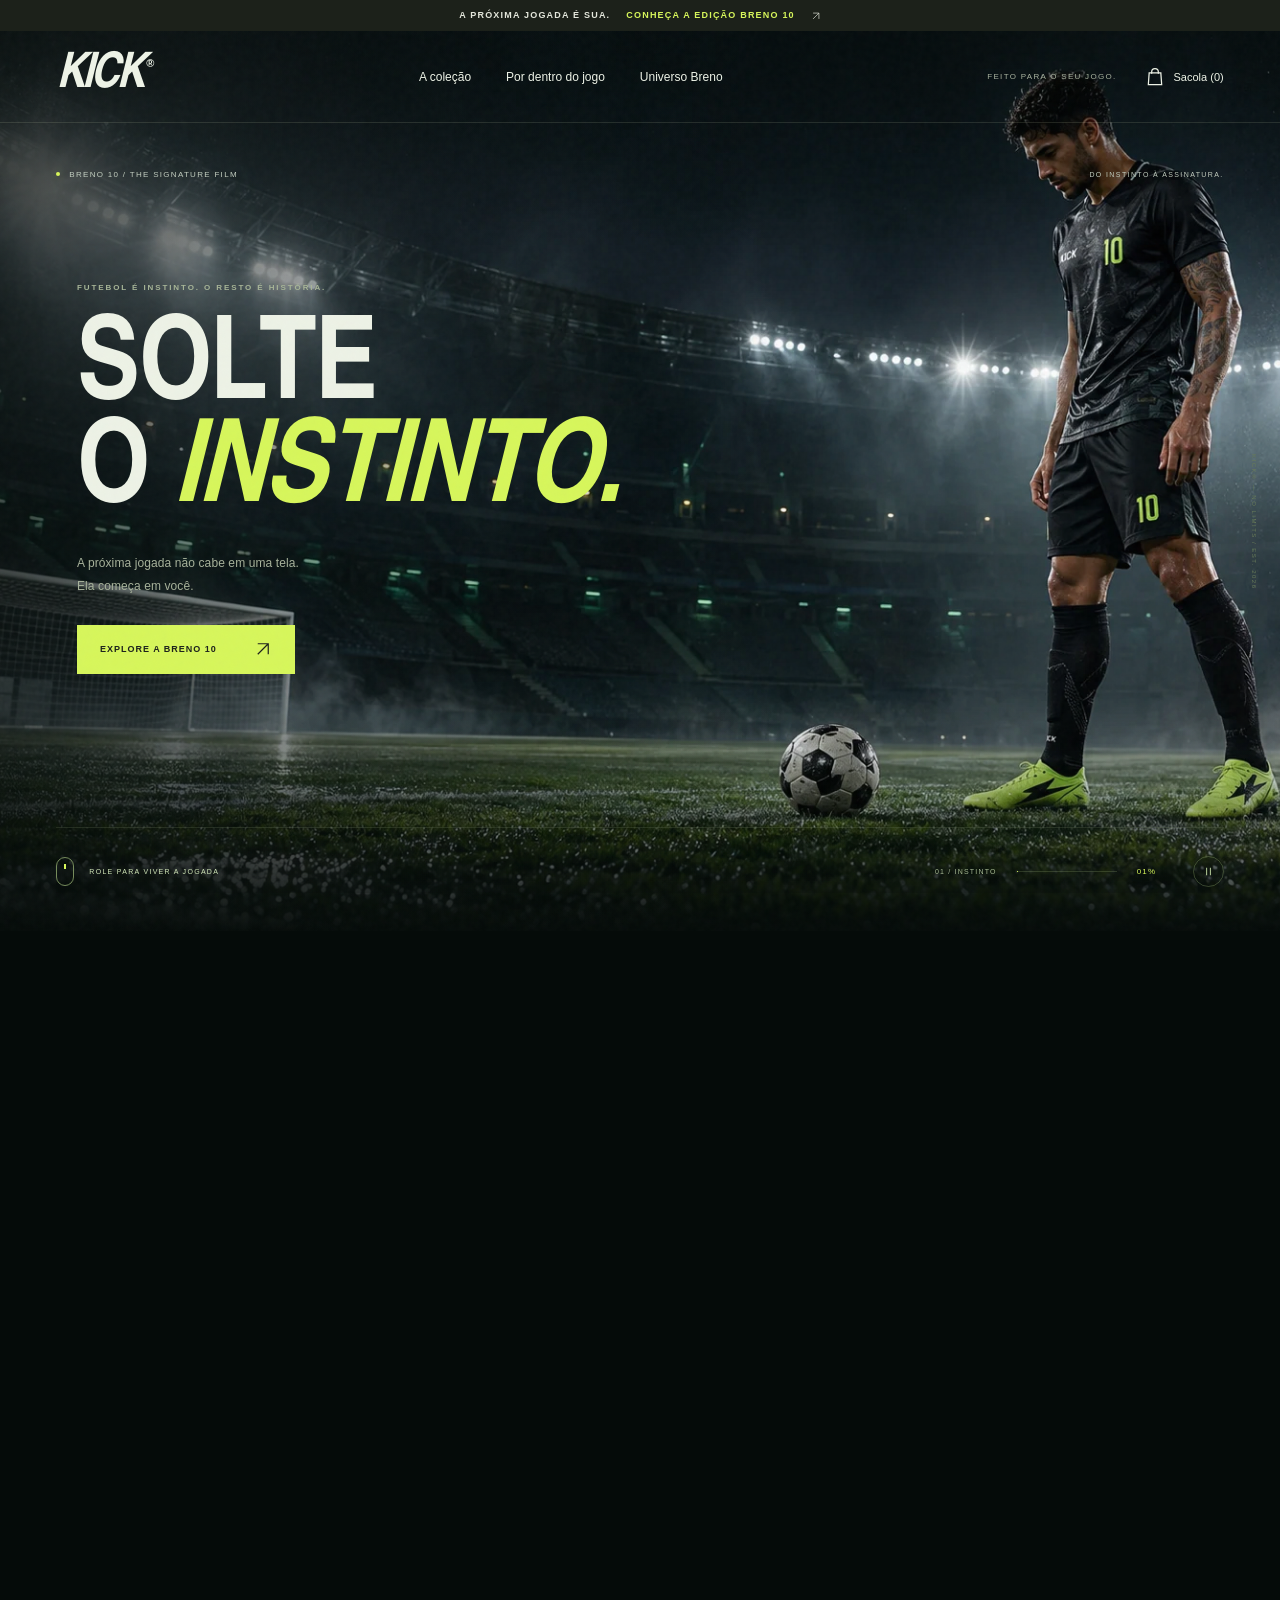
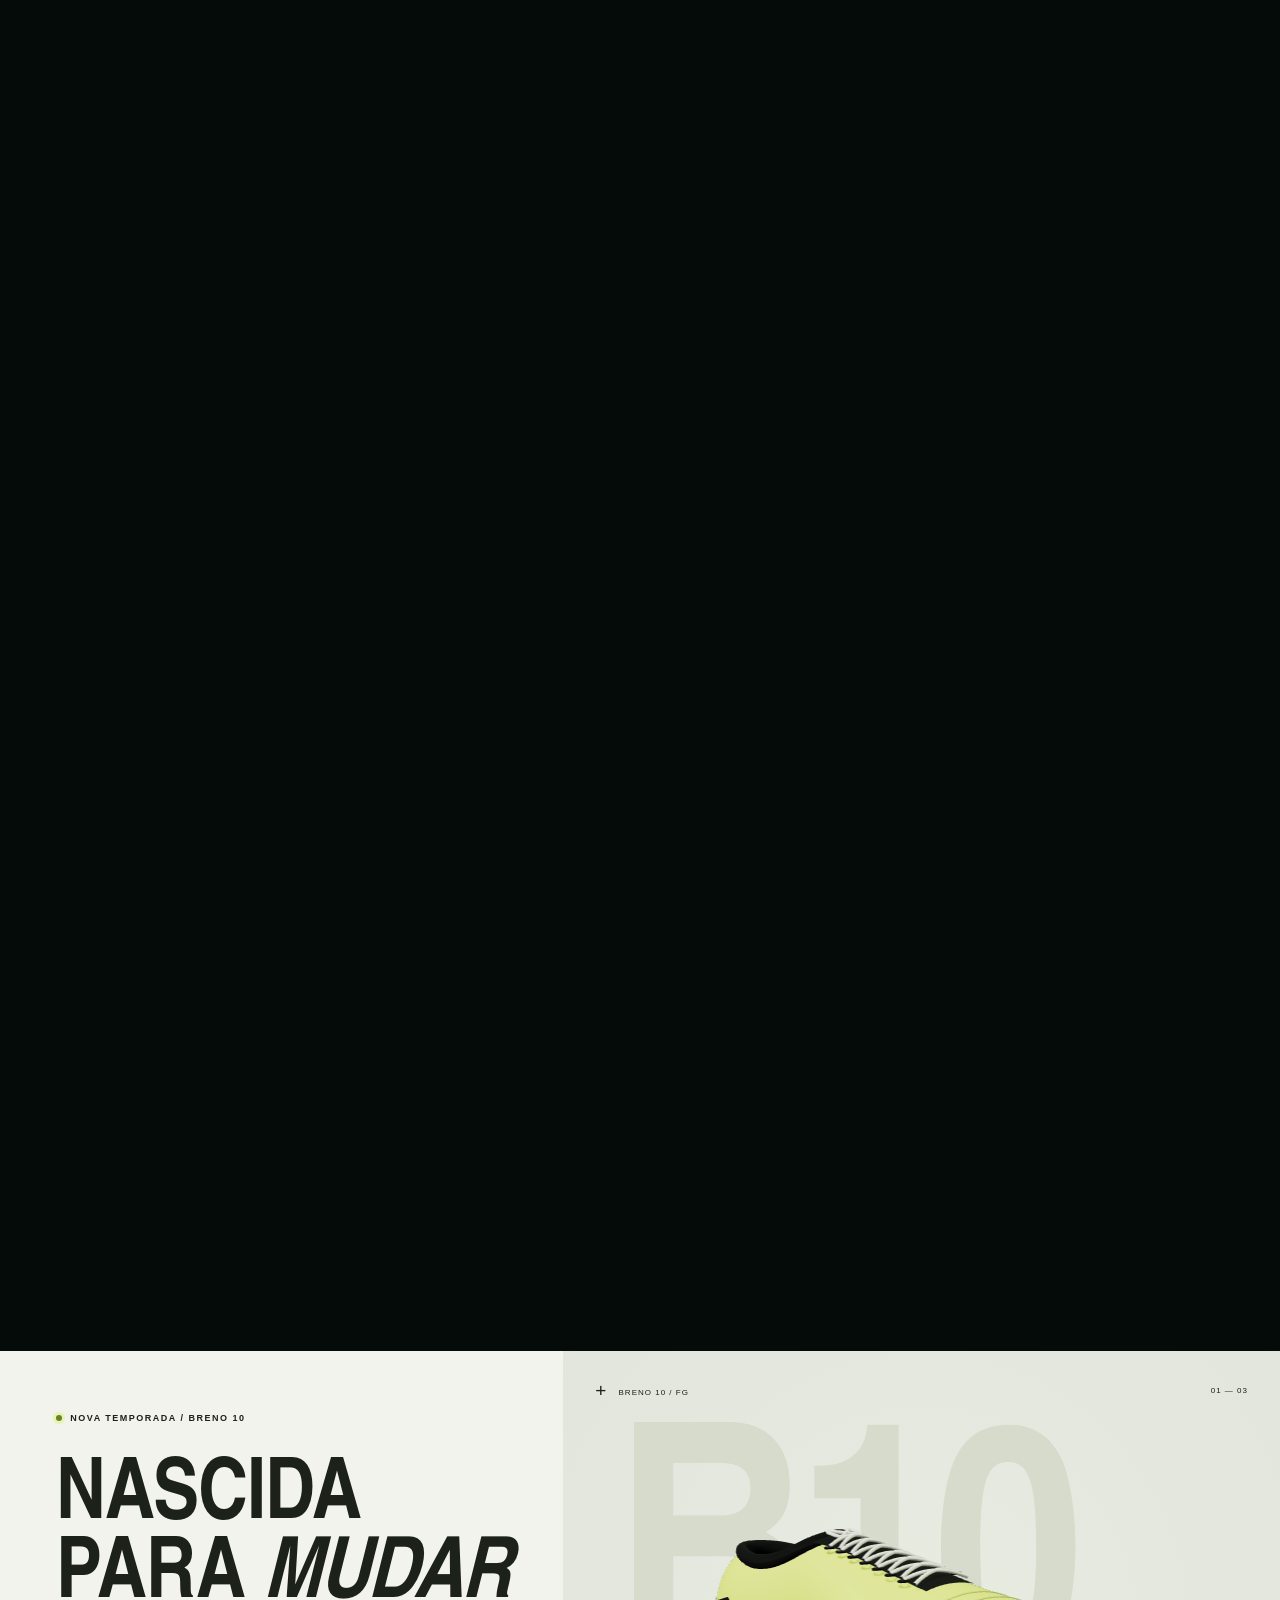
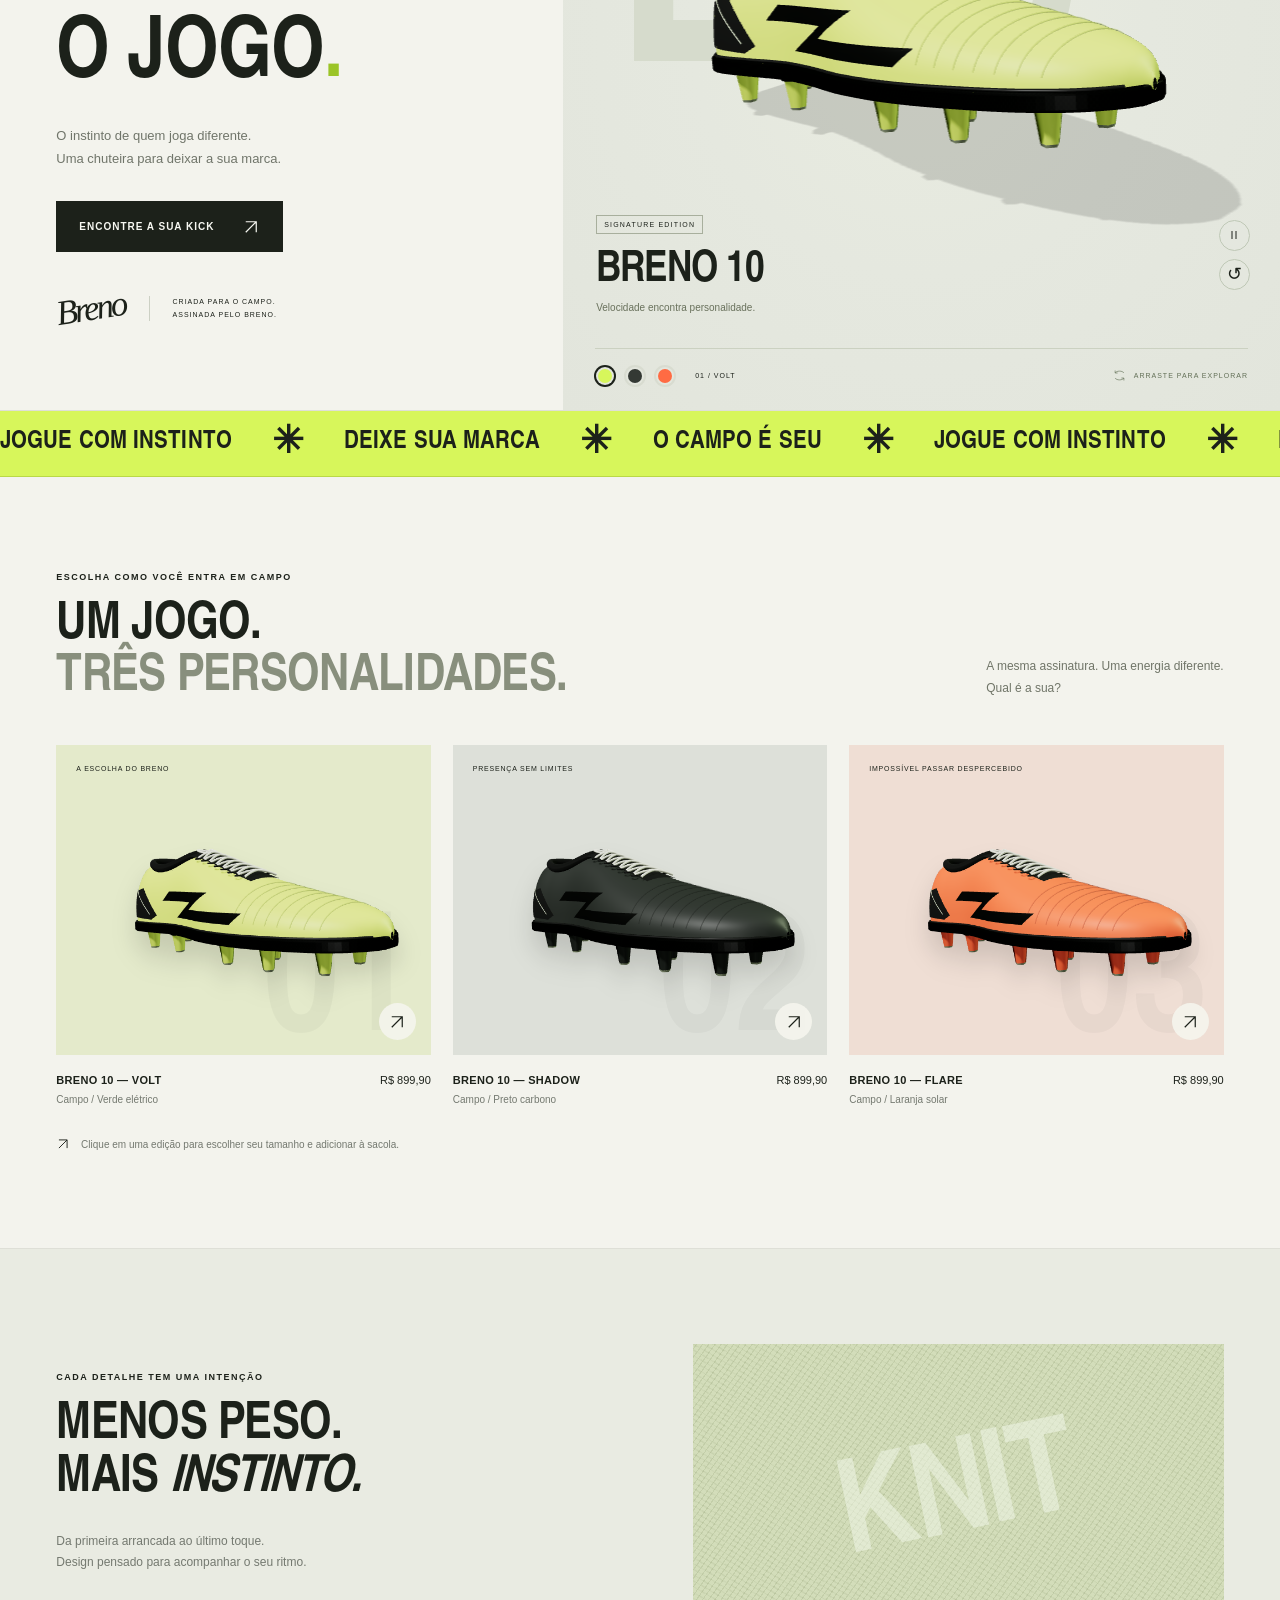
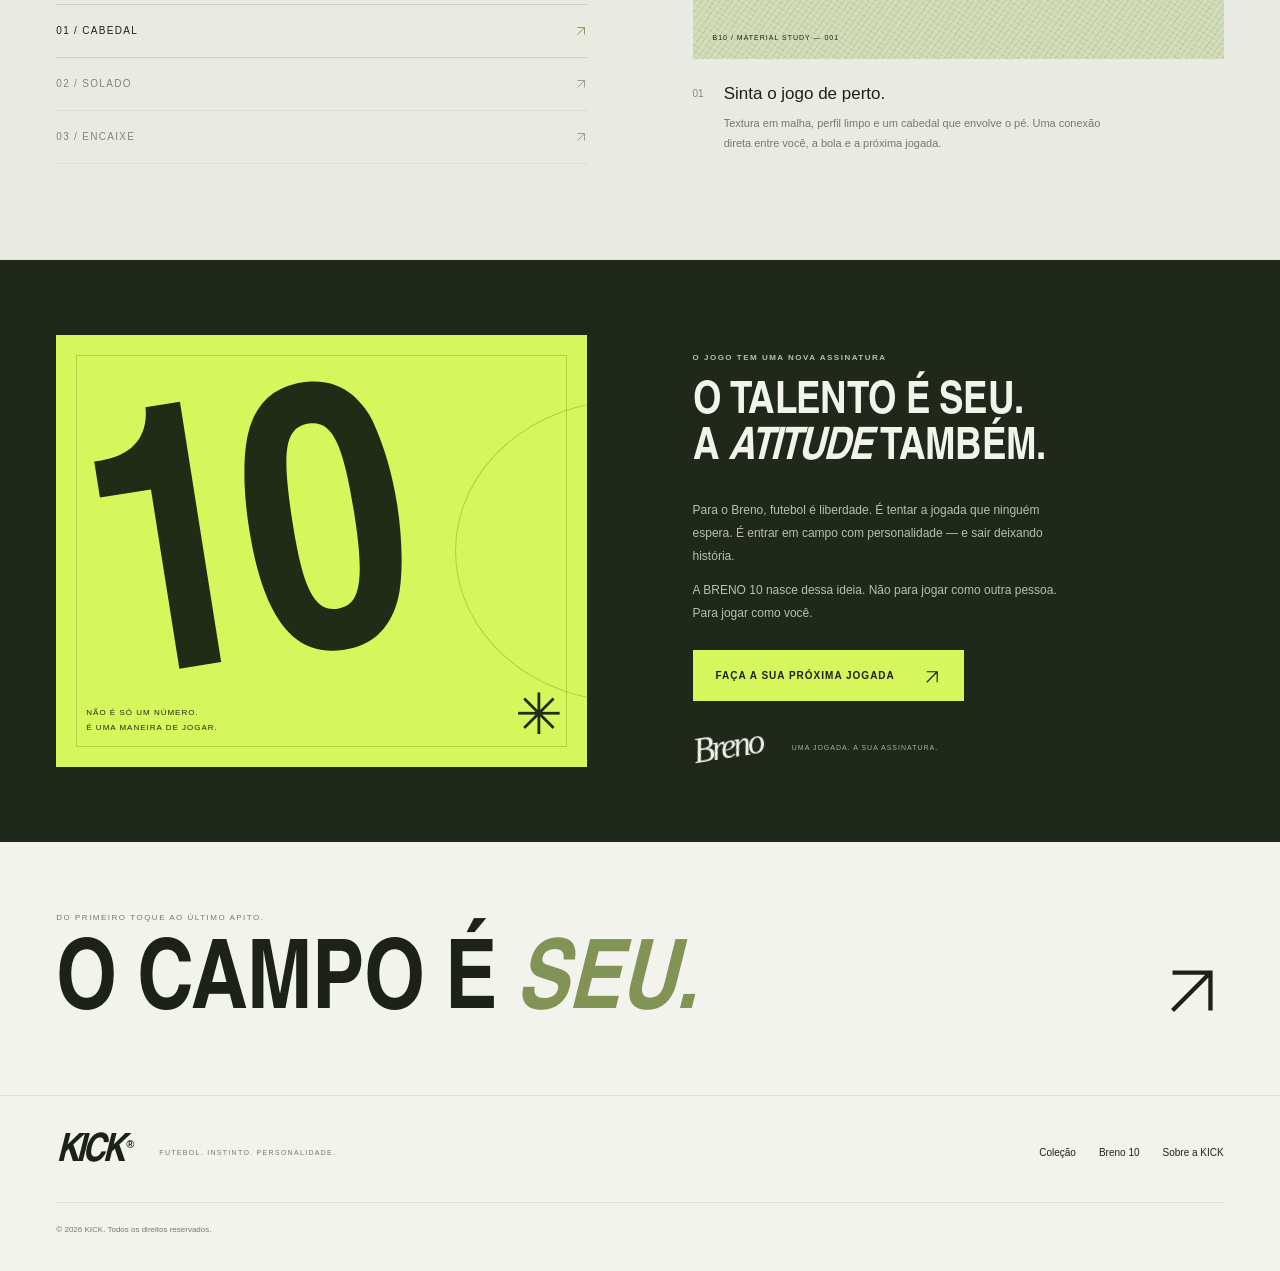
<file: index.html>
<!doctype html>
<html lang="pt-BR">
  <head>
    <meta charset="UTF-8" />
    <meta name="viewport" content="width=device-width, initial-scale=1" />
    <meta name="theme-color" content="#f2f2ec" />
    <meta
      name="description"
      content="KICK — BRENO 10. Uma nova visão de futebol. Explore a chuteira em 3D e encontre a sua combinação."
    />
    <title>KICK — BRENO 10. Feita para mudar o jogo.</title>
    <link
      rel="preload"
      as="image"
      href="./assets/film/01-preparation.webp"
      fetchpriority="high"
    />
    <link rel="icon" href="./favicon.svg" type="image/svg+xml" />
    <link rel="stylesheet" href="./kick.css?v=film-2" />
    <link rel="stylesheet" href="./cinematic-hero.css?v=film-2" />
    <script type="module" src="./kick.js?v=film-2"></script>
  </head>
  <body>
    <a class="skip-link" href="#conteudo">Pular para o conteúdo</a>
    <div class="announcement">
      A PRÓXIMA JOGADA É SUA. <span>CONHEÇA A EDIÇÃO BRENO 10</span>
      <span aria-hidden="true"
        ><svg
          class="arrow-icon"
          viewBox="0 0 24 24"
          fill="none"
          stroke="currentColor"
          stroke-width="1.6"
          aria-hidden="true"
        >
          <path d="M5 19 19 5M5 5h14v14" /></svg
      ></span>
    </div>
    <header class="header">
      <a class="brand" href="#" aria-label="KICK — início"
        >KICK<span class="brand-dot">®</span></a
      >
      <nav class="desktop-nav" aria-label="Navegação principal">
        <a href="#colecao">A coleção</a
        ><a href="#tecnologia">Por dentro do jogo</a
        ><a href="#breno">Universo Breno</a>
      </nav>
      <div class="header-actions">
        <span class="header-note">FEITO PARA O SEU JOGO.</span
        ><button class="bag-toggle" aria-label="Abrir sacola, 0 itens">
          <svg
            viewBox="0 0 24 24"
            fill="none"
            stroke="currentColor"
            stroke-width="1.5"
            aria-hidden="true"
          >
            <path d="M5 7h14l1 14H4L5 7Z" />
            <path d="M8 8V6a4 4 0 0 1 8 0v2" /></svg
          ><span>Sacola <span id="bag-count">(0)</span></span></button
        ><button
          class="menu-toggle"
          aria-label="Abrir menu"
          aria-expanded="false"
        >
          <span></span><span></span>
        </button>
      </div>
    </header>
    <nav class="mobile-nav" aria-label="Navegação móvel" hidden>
      <a href="#colecao">A coleção</a
      ><a href="#tecnologia">Por dentro do jogo</a
      ><a href="#breno">Universo Breno</a>
    </nav>
    <main id="conteudo">
      <section
        class="kick-film"
        id="experiencia"
        aria-labelledby="film-title"
        data-progress="0"
        data-phase="ready"
      >
        <div class="film-sticky">
          <div class="film-grid" aria-hidden="true"></div>
          <div class="film-ghost" aria-hidden="true">KICK</div>
          <div
            id="film-scene"
            class="film-scene"
            role="img"
            aria-label="Jogador realista da KICK, com a camisa 10, preparando um chute. Role a página para acompanhar a jogada."
          ></div>
          <img
            id="film-still"
            class="film-still"
            src="./assets/film/01-preparation.webp"
            alt="Jogador da KICK com uniforme preto e chuteira verde elétrico, pronto para chutar em um estádio à noite."
            width="1672"
            height="941"
            fetchpriority="high"
          />
          <div class="film-vignette" aria-hidden="true"></div>
          <div class="film-grain" aria-hidden="true"></div>
          <div class="film-topline">
            <span
              ><span class="live-dot"></span> BRENO 10 / THE SIGNATURE
              FILM</span
            ><span class="film-edition">DO INSTINTO À ASSINATURA.</span>
          </div>
          <div class="film-copy">
            <div class="eyebrow">FUTEBOL É INSTINTO. O RESTO É HISTÓRIA.</div>
            <h1 id="film-title">SOLTE<br />O <i>INSTINTO.</i></h1>
            <p>
              <span class="film-claim"
                >A próxima jogada não cabe em uma tela.</span
              ><br />
              Ela começa em você.
            </p>
            <a class="button button-light film-explore" href="#produto"
              >EXPLORE A BRENO 10
              <svg
                class="arrow-icon"
                viewBox="0 0 24 24"
                fill="none"
                stroke="currentColor"
                stroke-width="1.6"
                aria-hidden="true"
              >
                <path d="M5 19 19 5M5 5h14v14" /></svg
            ></a>
          </div>
          <div class="film-impact-copy" aria-hidden="true">
            <span>O TALENTO É SEU.</span
            ><strong>SEM<br /><i>LIMITES.</i></strong>
          </div>
          <div class="film-goal-copy" aria-hidden="true">
            <span class="eyebrow">O MOMENTO QUE MUDA TUDO.</span>
            <strong>É <i>GOL.</i></strong>
            <span class="film-goal-note">PRECISÃO. POTÊNCIA. INSTINTO.</span>
          </div>
          <div class="film-outro">
            <span class="eyebrow">UMA JOGADA. A SUA ASSINATURA.</span>
            <h2>BRENO<br /><i>10.</i></h2>
            <p class="film-product-note">VERDE ELÉTRICO. INSTINTO PURO.</p>
            <a class="button button-light" href="#produto"
              >ENCONTRE SUA ASSINATURA
              <svg
                class="arrow-icon"
                viewBox="0 0 24 24"
                fill="none"
                stroke="currentColor"
                stroke-width="1.6"
                aria-hidden="true"
              >
                <path d="M5 19 19 5M5 5h14v14" /></svg
            ></a>
          </div>
          <div class="film-flash" aria-hidden="true"></div>
          <div class="film-loading" id="film-loading">
            <span></span> PREPARANDO A JOGADA
          </div>
          <div class="film-bottomline">
            <button
              class="film-scroll-cue"
              id="film-play"
              aria-label="Reproduzir o chute rolando a página"
            >
              <span class="scroll-stem" aria-hidden="true"></span
              ><span id="film-cue-label">ROLE PARA VIVER A JOGADA</span>
            </button>
            <div class="film-timeline">
              <span id="film-phase">01 / INSTINTO</span>
              <div class="film-progress" aria-hidden="true"><span></span></div>
              <span id="film-percentage">00%</span>
            </div>
            <button
              class="film-motion-toggle"
              id="film-motion"
              aria-label="Pausar animação da hero"
              aria-pressed="true"
            >
              <svg
                viewBox="0 0 24 24"
                fill="none"
                stroke="currentColor"
                stroke-width="1.5"
                aria-hidden="true"
              >
                <path d="M9 6v12M15 6v12" />
              </svg>
            </button>
          </div>
          <span class="film-side-note" aria-hidden="true"
            >KICK® — NO LIMITS / EST. 2026</span
          >
        </div>
      </section>
      <section class="hero" id="produto" aria-labelledby="hero-title">
        <div class="hero-copy">
          <div class="eyebrow">
            <span class="live-dot"></span> NOVA TEMPORADA / BRENO 10
          </div>
          <h2 id="hero-title" class="hero-title">
            NASCIDA<br />PARA <span class="italic-word">MUDAR</span><br />O
            JOGO<span class="title-period">.</span>
          </h2>
          <p>
            O instinto de quem joga diferente.<br />Uma chuteira para deixar a
            sua marca.
          </p>
          <a class="button button-dark" href="#colecao"
            >ENCONTRE A SUA KICK
            <span aria-hidden="true"
              ><svg
                class="arrow-icon"
                viewBox="0 0 24 24"
                fill="none"
                stroke="currentColor"
                stroke-width="1.6"
                aria-hidden="true"
              >
                <path d="M5 19 19 5M5 5h14v14" /></svg></span
          ></a>
          <div class="hero-signature">
            <span class="signature">Breno</span
            ><span>CRIADA PARA O CAMPO.<br />ASSINADA PELO BRENO.</span>
          </div>
        </div>
        <div class="product-stage" id="product-stage">
          <div class="stage-top">
            <span><span class="tiny-cross">+</span> BRENO 10 / FG</span
            ><span>01 — 03</span>
          </div>
          <div class="stage-watermark" aria-hidden="true">B10</div>
          <div
            id="scene"
            class="scene"
            role="img"
            aria-label="Modelo 3D da chuteira BRENO 10. Arraste para girar."
          ></div>
          <svg
            class="boot-fallback"
            id="boot-fallback"
            viewBox="0 0 600 300"
            aria-hidden="true"
          >
            <defs>
              <linearGradient id="boot-shade" x2="0" y2="1">
                <stop stop-color="#e3ff79" />
                <stop offset="1" stop-color="#b8d92e" />
              </linearGradient>
            </defs>
            <path
              d="M70 185C100 165 132 148 176 151L203 89L247 80L263 133C330 125 358 153 430 162C478 168 524 178 525 207C518 229 92 244 61 221Z"
              fill="url(#boot-shade)"
            />
            <path d="m178 151 30-56 38-8 17 46-33 19Z" fill="#222721" />
            <path
              d="M62 214q215 29 462-5l-3 19q-203 35-452 1Z"
              fill="#252925"
            />
            <path
              d="m260 165 60-9-35 25 72-8-67 42 16-26-60 9Z"
              fill="#1e241b"
            />
            <g fill="#222721">
              <path
                d="m110 235 5 19h18l5-17M181 242l5 20h17l5-19M348 238l5 20h17l5-21M459 230l5 20h17l5-23"
              />
            </g>
          </svg>
          <div class="scene-loading" id="scene-loading">
            <span></span> PREPARANDO SUA PRÓXIMA JOGADA
          </div>
          <div class="stage-label">
            <span class="outline-label">SIGNATURE EDITION</span>
            <h2>BRENO 10</h2>
            <p>Velocidade encontra personalidade.</p>
          </div>
          <div class="stage-bottom">
            <div class="stage-colors" role="group" aria-label="Cor da chuteira">
              <button
                class="color-dot active"
                data-color="volt"
                style="--swatch: #d7f65b"
                aria-label="Cor Volt, verde elétrico"
                aria-pressed="true"
              ></button
              ><button
                class="color-dot"
                data-color="shadow"
                style="--swatch: #343934"
                aria-label="Cor Shadow, preta"
                aria-pressed="false"
              ></button
              ><button
                class="color-dot"
                data-color="flare"
                style="--swatch: #ff6b43"
                aria-label="Cor Flare, laranja"
                aria-pressed="false"
              ></button
              ><span id="color-name">01 / VOLT</span>
            </div>
            <span class="drag-hint"
              ><svg
                viewBox="0 0 24 24"
                fill="none"
                stroke="currentColor"
                aria-hidden="true"
              >
                <path
                  d="M5 8c2-4 12-4 14 0M19 16c-2 4-12 4-14 0M5 4v4h4M19 20v-4h-4"
                />
              </svg>
              ARRASTE PARA EXPLORAR</span
            >
          </div>
          <div class="view-controls" aria-label="Controle do modelo 3D">
            <button
              id="rotation-toggle"
              aria-label="Pausar rotação automática"
              aria-pressed="true"
            >
              Ⅱ</button
            ><button id="view-reset" aria-label="Restaurar vista da chuteira">
              ↺
            </button>
          </div>
        </div>
      </section>
      <div class="ticker" aria-hidden="true">
        <div>
          <span>JOGUE COM INSTINTO</span><span class="ticker-star">✳</span
          ><span>DEIXE SUA MARCA</span><span class="ticker-star">✳</span
          ><span>O CAMPO É SEU</span><span class="ticker-star">✳</span
          ><span>JOGUE COM INSTINTO</span><span class="ticker-star">✳</span
          ><span>DEIXE SUA MARCA</span><span class="ticker-star">✳</span>
        </div>
      </div>
      <section
        class="collection section-pad"
        id="colecao"
        aria-labelledby="collection-title"
      >
        <div class="section-heading">
          <div>
            <div class="eyebrow">ESCOLHA COMO VOCÊ ENTRA EM CAMPO</div>
            <h2 id="collection-title">
              UM JOGO.<br /><span class="muted">TRÊS PERSONALIDADES.</span>
            </h2>
          </div>
          <p>A mesma assinatura. Uma energia diferente.<br />Qual é a sua?</p>
        </div>
        <div class="product-grid">
          <article class="product-card" data-variant="volt">
            <div class="product-art art-volt">
              <span class="product-tag">A ESCOLHA DO BRENO</span
              ><span class="card-number" aria-hidden="true">01</span>
              <div class="card-boot" data-boot-art="volt"></div>
              <button
                class="product-open"
                data-product="volt"
                aria-label="Personalizar BRENO 10 Volt"
              >
                <svg
                  class="arrow-icon"
                  viewBox="0 0 24 24"
                  fill="none"
                  stroke="currentColor"
                  stroke-width="1.6"
                  aria-hidden="true"
                >
                  <path d="M5 19 19 5M5 5h14v14" />
                </svg>
              </button>
            </div>
            <div class="product-info">
              <div>
                <h3>BRENO 10 — VOLT</h3>
                <p>Campo / Verde elétrico</p>
              </div>
              <span>R$ 899,90</span>
            </div>
          </article>
          <article class="product-card" data-variant="shadow">
            <div class="product-art art-shadow">
              <span class="product-tag">PRESENÇA SEM LIMITES</span
              ><span class="card-number" aria-hidden="true">02</span>
              <div class="card-boot" data-boot-art="shadow"></div>
              <button
                class="product-open"
                data-product="shadow"
                aria-label="Personalizar BRENO 10 Shadow"
              >
                <svg
                  class="arrow-icon"
                  viewBox="0 0 24 24"
                  fill="none"
                  stroke="currentColor"
                  stroke-width="1.6"
                  aria-hidden="true"
                >
                  <path d="M5 19 19 5M5 5h14v14" />
                </svg>
              </button>
            </div>
            <div class="product-info">
              <div>
                <h3>BRENO 10 — SHADOW</h3>
                <p>Campo / Preto carbono</p>
              </div>
              <span>R$ 899,90</span>
            </div>
          </article>
          <article class="product-card" data-variant="flare">
            <div class="product-art art-flare">
              <span class="product-tag">IMPOSSÍVEL PASSAR DESPERCEBIDO</span
              ><span class="card-number" aria-hidden="true">03</span>
              <div class="card-boot" data-boot-art="flare"></div>
              <button
                class="product-open"
                data-product="flare"
                aria-label="Personalizar BRENO 10 Flare"
              >
                <svg
                  class="arrow-icon"
                  viewBox="0 0 24 24"
                  fill="none"
                  stroke="currentColor"
                  stroke-width="1.6"
                  aria-hidden="true"
                >
                  <path d="M5 19 19 5M5 5h14v14" />
                </svg>
              </button>
            </div>
            <div class="product-info">
              <div>
                <h3>BRENO 10 — FLARE</h3>
                <p>Campo / Laranja solar</p>
              </div>
              <span>R$ 899,90</span>
            </div>
          </article>
        </div>
        <p class="collection-note">
          <span
            ><svg
              class="arrow-icon"
              viewBox="0 0 24 24"
              fill="none"
              stroke="currentColor"
              stroke-width="1.6"
              aria-hidden="true"
            >
              <path d="M5 19 19 5M5 5h14v14" /></svg
          ></span>
          Clique em uma edição para escolher seu tamanho e adicionar à sacola.
        </p>
      </section>
      <section
        class="technology section-pad"
        id="tecnologia"
        aria-labelledby="tech-title"
      >
        <div class="tech-intro">
          <div class="eyebrow">CADA DETALHE TEM UMA INTENÇÃO</div>
          <h2 id="tech-title">
            MENOS PESO.<br />MAIS <span class="italic-word">INSTINTO.</span>
          </h2>
          <p>
            Da primeira arrancada ao último toque.<br />Design pensado para
            acompanhar o seu ritmo.
          </p>
          <div
            class="tech-switch"
            role="group"
            aria-label="Detalhes da chuteira"
          >
            <button class="active" data-tech="upper" aria-pressed="true">
              01 / CABEDAL</button
            ><button data-tech="sole" aria-pressed="false">02 / SOLADO</button
            ><button data-tech="fit" aria-pressed="false">03 / ENCAIXE</button>
          </div>
        </div>
        <div class="tech-detail">
          <div
            class="tech-visual"
            id="tech-visual"
            data-detail="upper"
            aria-hidden="true"
          >
            <div class="tech-lines"></div>
            <span class="tech-word">KNIT</span
            ><span class="tech-coordinate">B10 / MATERIAL STUDY — 001</span>
          </div>
          <div class="tech-description" aria-live="polite">
            <span id="tech-index">01</span>
            <div>
              <h3 id="tech-name">Sinta o jogo de perto.</h3>
              <p id="tech-copy">
                Textura em malha, perfil limpo e um cabedal que envolve o pé.
                Uma conexão direta entre você, a bola e a próxima jogada.
              </p>
            </div>
          </div>
        </div>
      </section>
      <section
        class="breno-section section-pad"
        id="breno"
        aria-labelledby="breno-title"
      >
        <div class="breno-graphic" aria-hidden="true">
          <div class="pitch-line pitch-one"></div>
          <div class="pitch-line pitch-two"></div>
          <span class="breno-ten">10</span
          ><span class="breno-graphic-label"
            >NÃO É SÓ UM NÚMERO.<br />É UMA MANEIRA DE JOGAR.</span
          ><span class="graphic-cross">✳</span>
        </div>
        <div class="breno-copy">
          <div class="eyebrow">O JOGO TEM UMA NOVA ASSINATURA</div>
          <h2 id="breno-title">
            O TALENTO É SEU.<br />A
            <span class="italic-word">ATITUDE</span> TAMBÉM.
          </h2>
          <p>
            Para o Breno, futebol é liberdade. É tentar a jogada que ninguém
            espera. É entrar em campo com personalidade — e sair deixando
            história.
          </p>
          <p>
            A BRENO 10 nasce dessa ideia. Não para jogar como outra pessoa. Para
            jogar como você.
          </p>
          <a class="button button-light" href="#colecao"
            >FAÇA A SUA PRÓXIMA JOGADA
            <span aria-hidden="true"
              ><svg
                class="arrow-icon"
                viewBox="0 0 24 24"
                fill="none"
                stroke="currentColor"
                stroke-width="1.6"
                aria-hidden="true"
              >
                <path d="M5 19 19 5M5 5h14v14" /></svg></span
          ></a>
          <div class="breno-signoff">
            <span class="signature">Breno</span
            ><span>UMA JOGADA. A SUA ASSINATURA.</span>
          </div>
        </div>
      </section>
      <section class="end-callout">
        <span>DO PRIMEIRO TOQUE AO ÚLTIMO APITO.</span
        ><a href="#colecao"
          >O CAMPO É <i>SEU.</i>
          <span aria-hidden="true"
            ><svg
              class="arrow-icon"
              viewBox="0 0 24 24"
              fill="none"
              stroke="currentColor"
              stroke-width="1.6"
              aria-hidden="true"
            >
              <path d="M5 19 19 5M5 5h14v14" /></svg></span
        ></a>
      </section>
    </main>
    <footer class="footer">
      <a class="brand" href="#">KICK<span class="brand-dot">®</span></a
      ><span>FUTEBOL. INSTINTO. PERSONALIDADE.</span>
      <div>
        <a href="#colecao">Coleção</a><a href="#breno">Breno 10</a
        ><button id="about-open">Sobre a KICK</button>
      </div>
      <small
        >© <span id="year">2026</span> KICK. Todos os direitos
        reservados.</small
      >
    </footer>
    <dialog id="product-dialog" class="product-dialog">
      <button
        class="dialog-close"
        data-close
        aria-label="Fechar escolha de tamanho"
      >
        ×
      </button>
      <div class="dialog-art" id="dialog-art"></div>
      <div class="dialog-copy">
        <div class="eyebrow">SIGNATURE EDITION / CAMPO</div>
        <h2 id="dialog-name">BRENO 10 — VOLT</h2>
        <p class="dialog-price">
          R$ 899,90 <span>Escolha sua combinação.</span>
        </p>
        <div class="dialog-colors" role="group" aria-label="Cor do produto">
          <button
            data-dialog-color="volt"
            style="--swatch: #d7f65b"
            aria-label="Volt"
            class="color-dot"
          ></button
          ><button
            data-dialog-color="shadow"
            style="--swatch: #343934"
            aria-label="Shadow"
            class="color-dot"
          ></button
          ><button
            data-dialog-color="flare"
            style="--swatch: #ff6b43"
            aria-label="Flare"
            class="color-dot"
          ></button>
        </div>
        <div class="size-label">
          <strong>SEU TAMANHO (BR)</strong
          ><button id="size-guide-open">
            Guia de tamanhos
            <svg
              class="arrow-icon"
              viewBox="0 0 24 24"
              fill="none"
              stroke="currentColor"
              stroke-width="1.6"
              aria-hidden="true"
            >
              <path d="M5 19 19 5M5 5h14v14" />
            </svg>
          </button>
        </div>
        <div class="size-options" role="group" aria-label="Tamanho da chuteira">
          <button data-size="37">37</button><button data-size="38">38</button
          ><button data-size="39">39</button><button data-size="40">40</button
          ><button data-size="41">41</button><button data-size="42">42</button
          ><button data-size="43">43</button><button data-size="44">44</button>
        </div>
        <p id="size-feedback" class="size-feedback" aria-live="polite">
          Escolha um tamanho para continuar.
        </p>
        <button class="button button-dark add-to-bag" id="add-to-bag">
          ADICIONAR À SACOLA <span aria-hidden="true">+</span>
        </button>
        <p class="product-disclaimer">
          Design conceitual da edição Breno. Imagens ilustrativas.
        </p>
      </div>
    </dialog>
    <dialog id="bag-dialog" class="bag-dialog">
      <div class="bag-header">
        <h2>SUA SACOLA <span id="drawer-count">(0)</span></h2>
        <button class="dialog-close" data-close aria-label="Fechar sacola">
          ×
        </button>
      </div>
      <div id="bag-items" class="bag-items"></div>
      <div class="bag-summary" id="bag-summary" hidden>
        <div><span>Subtotal</span><strong id="bag-total">R$ 0,00</strong></div>
        <p>Esta coleção é um conceito. Nenhuma cobrança será realizada.</p>
        <button class="button button-dark" id="copy-bag">
          COPIAR MINHA SELEÇÃO
          <span aria-hidden="true"
            ><svg
              class="arrow-icon"
              viewBox="0 0 24 24"
              fill="none"
              stroke="currentColor"
              stroke-width="1.6"
              aria-hidden="true"
            >
              <path d="M5 19 19 5M5 5h14v14" /></svg
          ></span>
        </button>
        <p id="copy-feedback" aria-live="polite"></p>
      </div>
    </dialog>
    <dialog id="info-dialog" class="info-dialog">
      <button class="dialog-close" data-close aria-label="Fechar informações">
        ×
      </button>
      <div id="info-content"></div>
    </dialog>
    <div id="toast" class="toast" role="status" aria-live="polite"></div>
  </body>
</html>
</file>
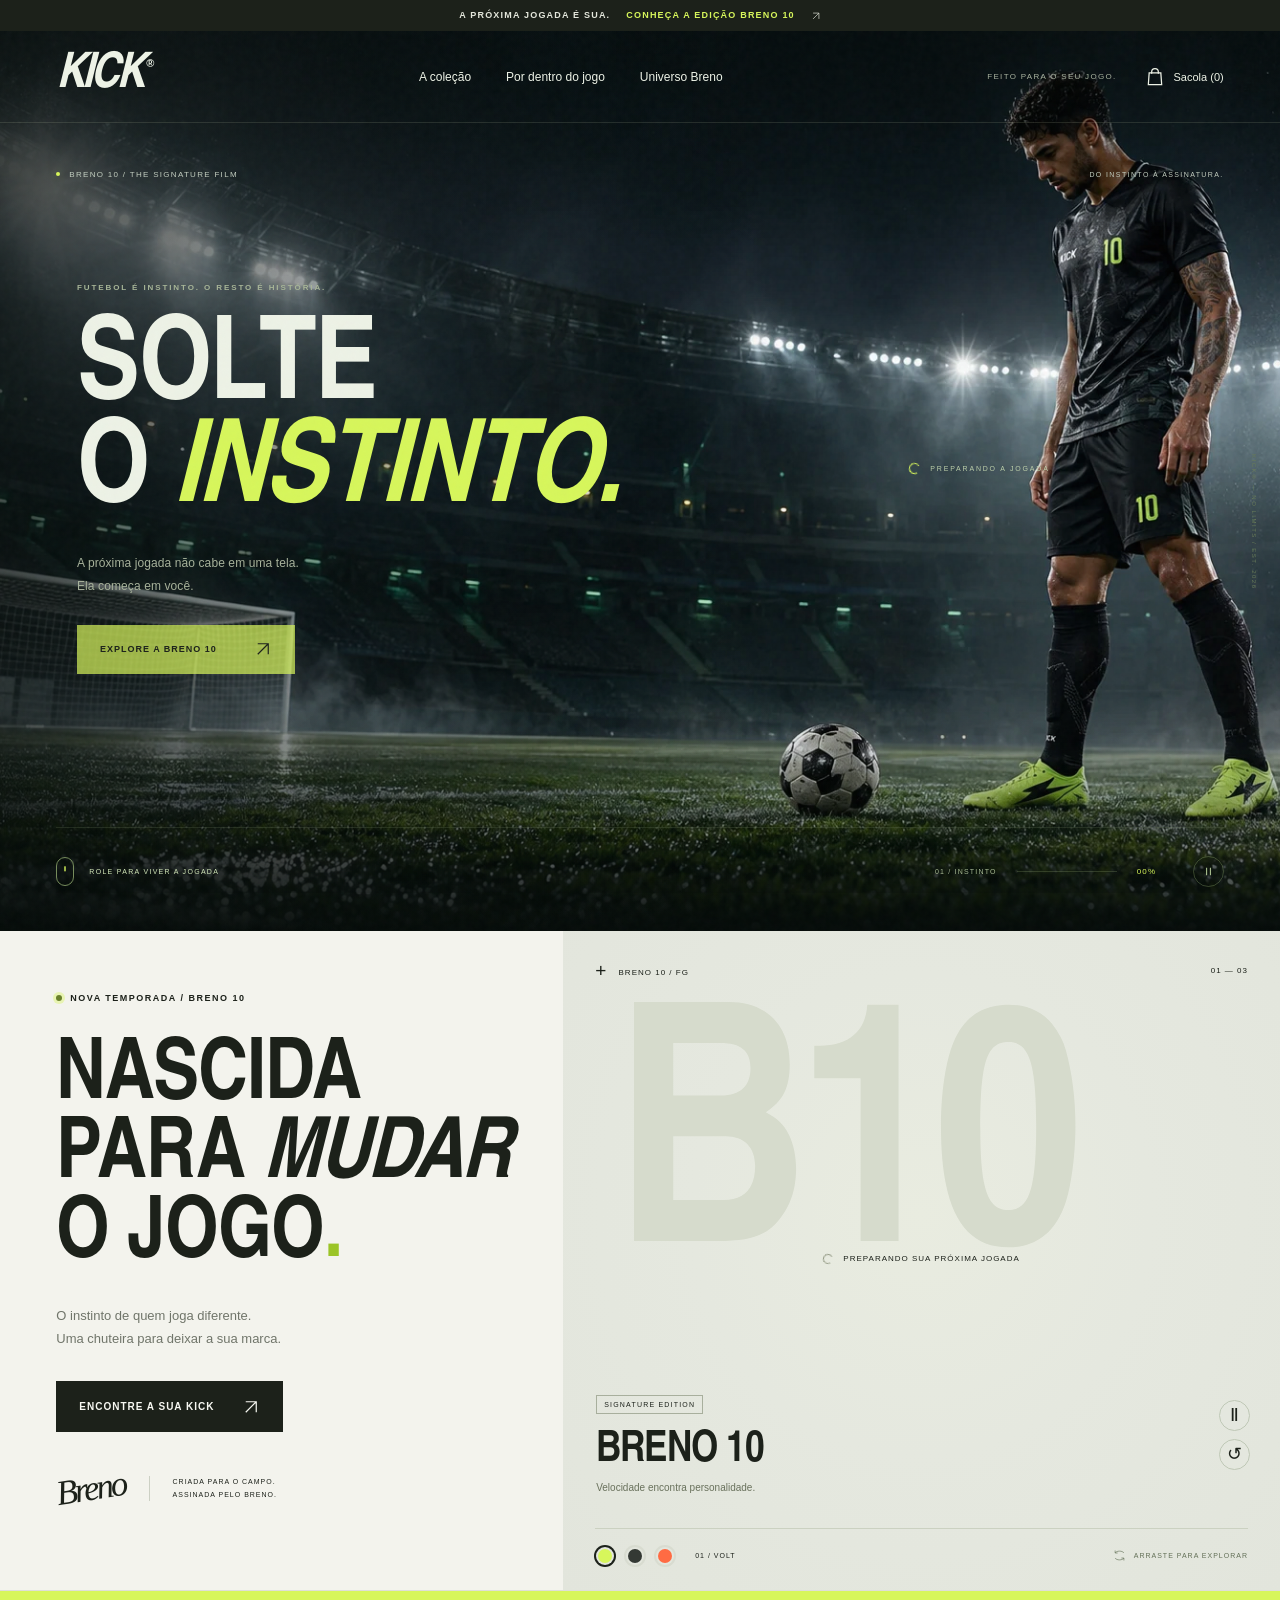
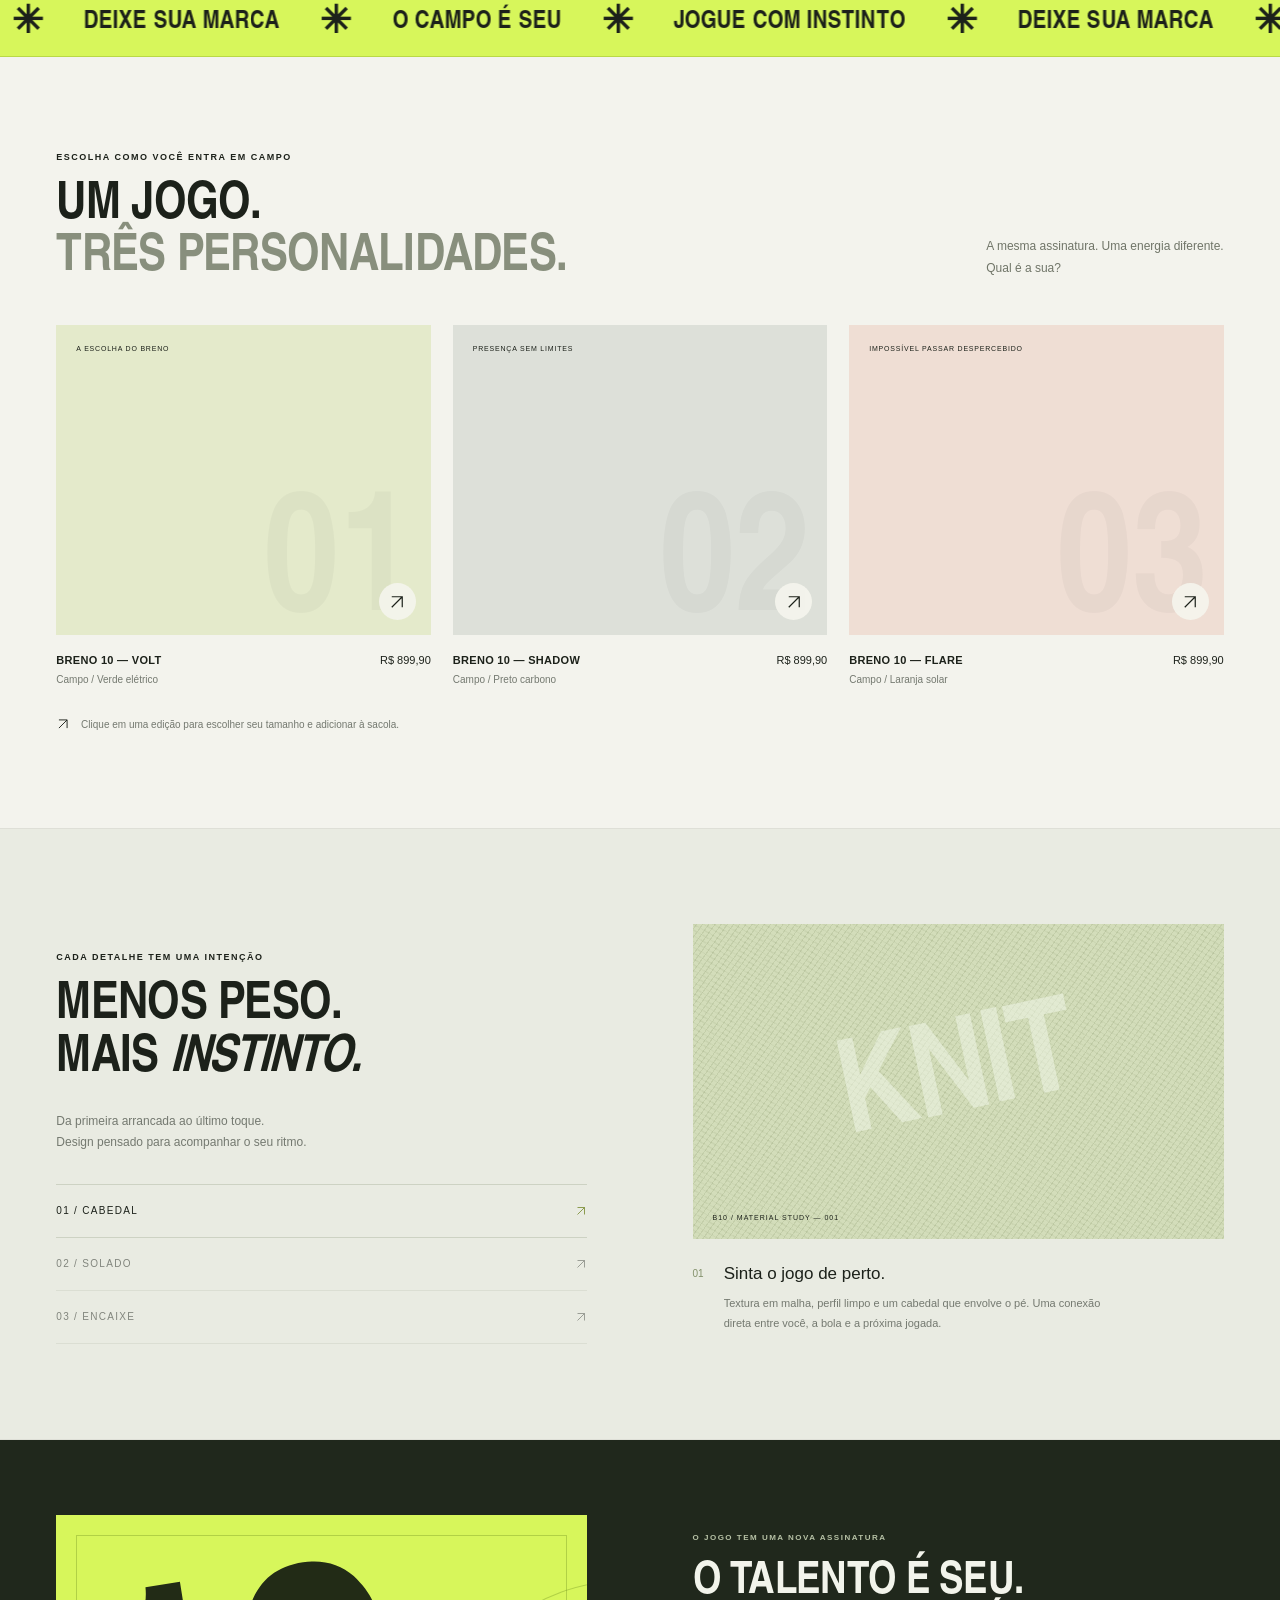
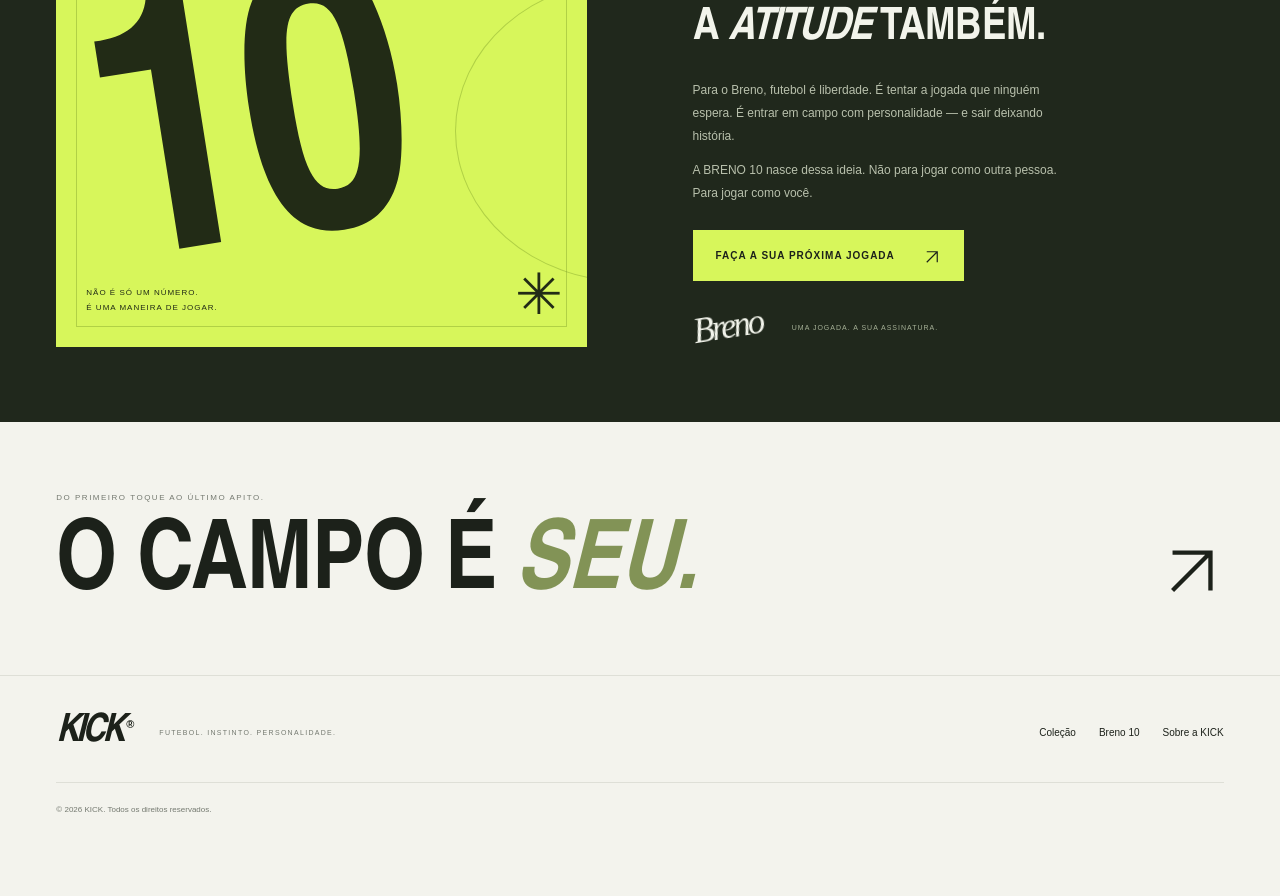
<file: index_split.html>
<!doctype html>
<html lang="pt-BR">
  <head>
    <meta charset="UTF-8">
    <meta name="viewport" content="width=device-width, initial-scale=1">
    <meta http-equiv="refresh" content="0; url=./index.html">
    <title>KICK — BRENO 10</title>
  </head>
  <body>
    <p><a href="./index.html">Conheça a nova coleção KICK — BRENO 10.</a></p>
  </body>
</html>
</file>
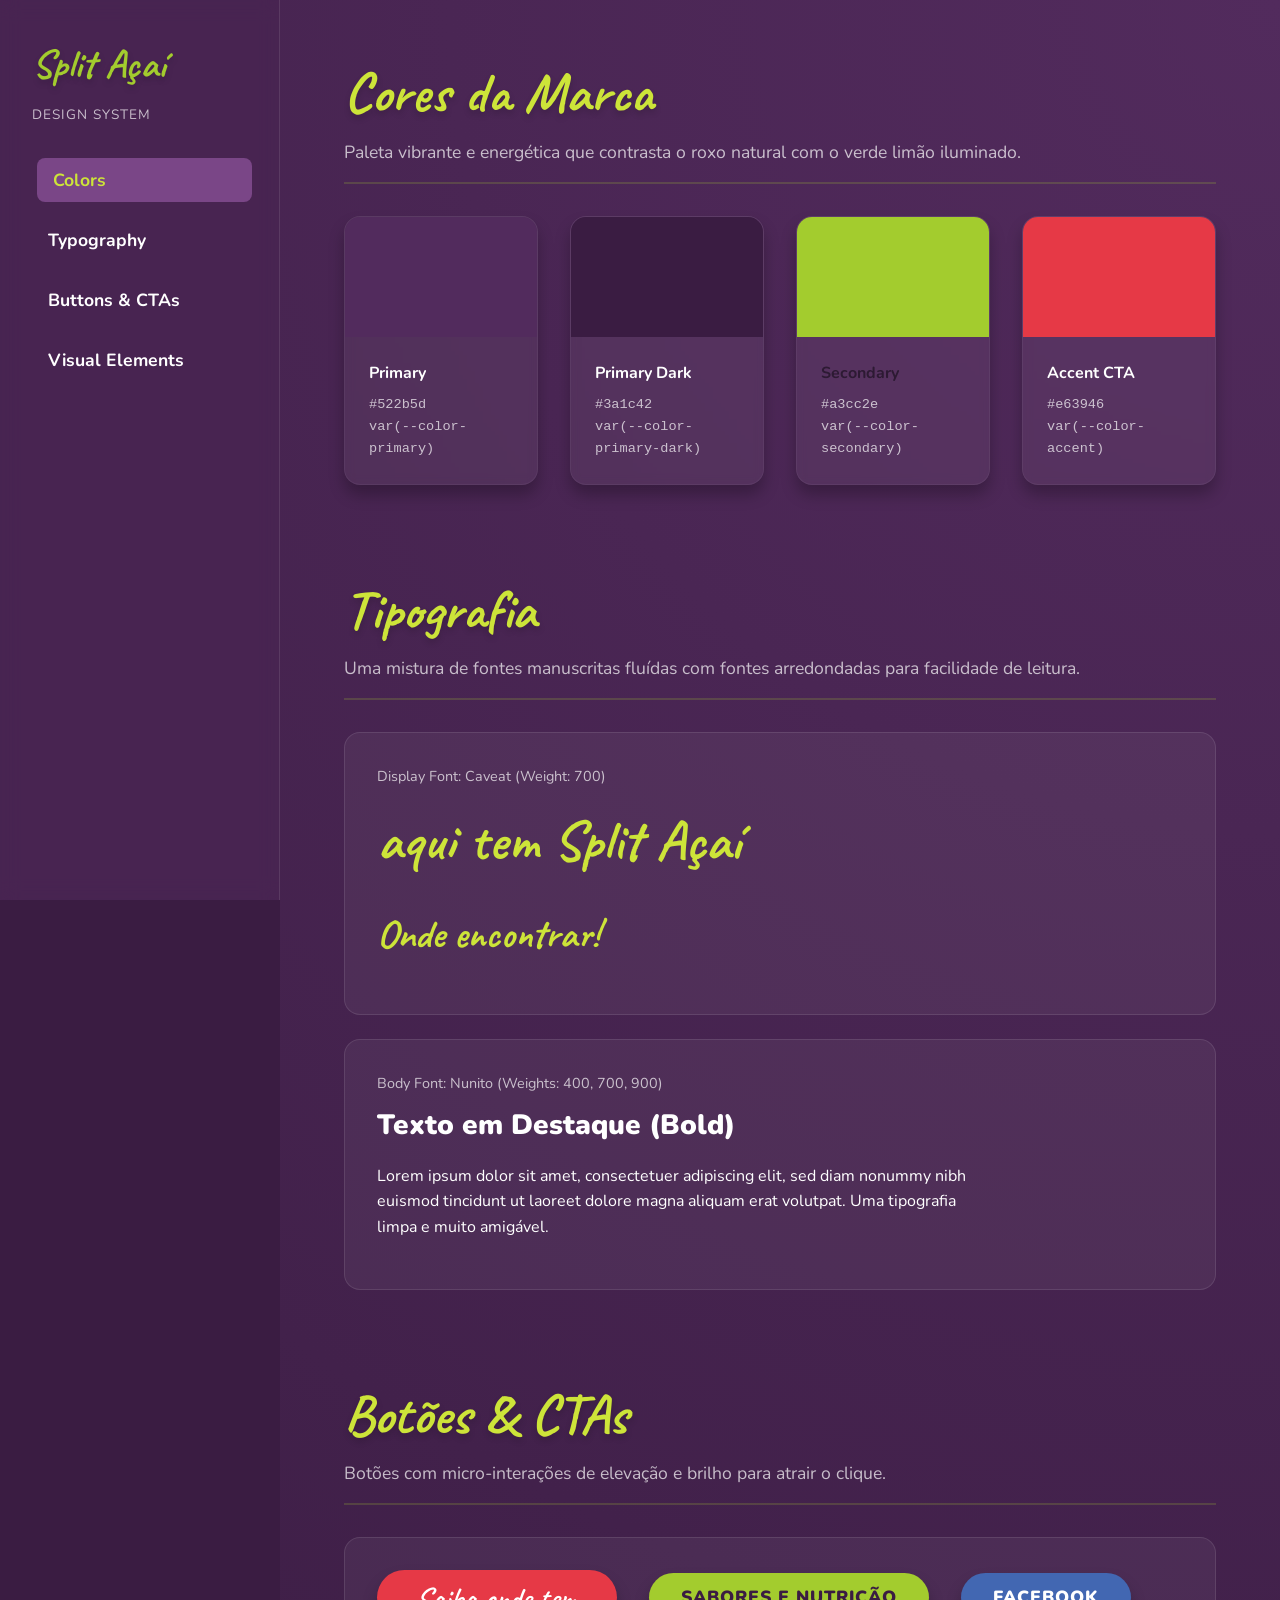
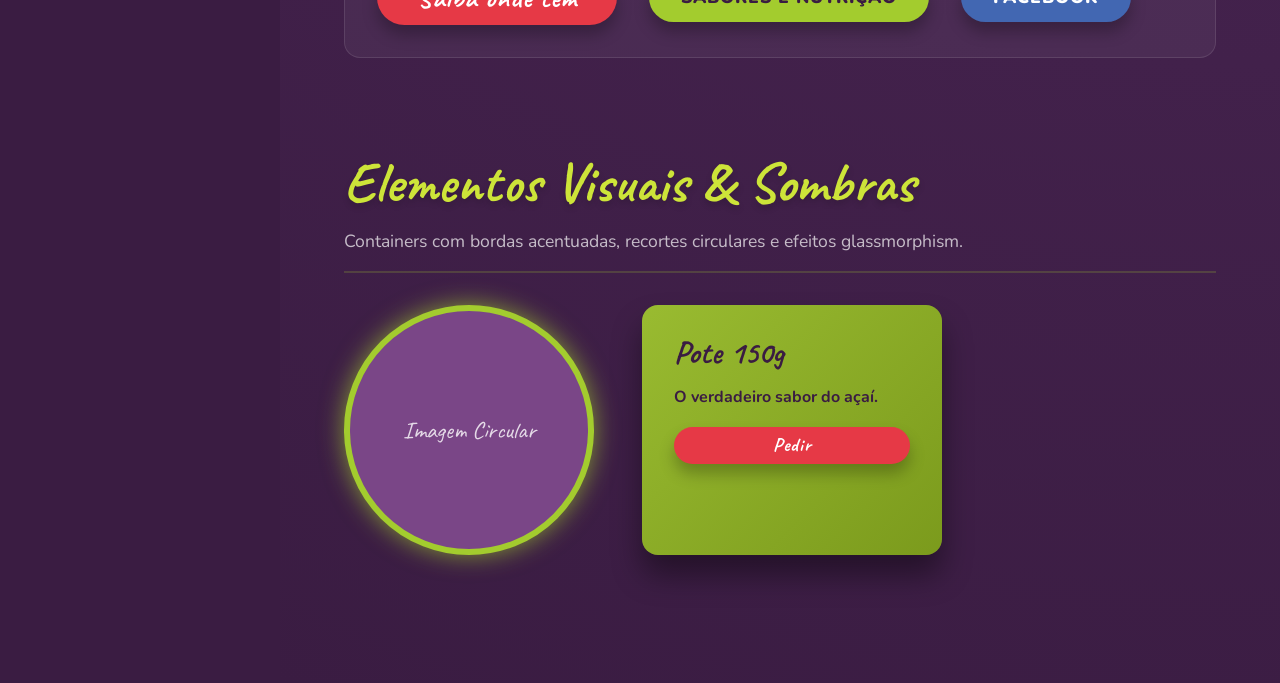
<file: assets/design_system.html>
<!DOCTYPE html>
<html lang="pt-BR">
<head>
    <meta charset="UTF-8">
    <meta name="viewport" content="width=device-width, initial-scale=1.0">
    <title>Split Açaí - Design System</title>
    <!-- Google Fonts import -->
    <link rel="preconnect" href="https://fonts.googleapis.com">
    <link rel="preconnect" href="https://fonts.gstatic.com" crossorigin>
    <link href="https://fonts.googleapis.com/css2?family=Caveat:wght@700&family=Nunito:wght@400;700;900&display=swap" rel="stylesheet">
    
    <style>
        /* CSS Variaveis & Tokens */
        :root {
            /* Cores */
            --color-primary-dark: #3a1c42;
            --color-primary: #522b5d;
            --color-primary-light: #7a4687;
            
            --color-secondary: #a3cc2e;
            --color-secondary-light: #cde439;
            --color-secondary-dark: #82a818;
            
            --color-accent: #e63946;
            --color-accent-dark: #cc2531;
            
            --color-social-fb: #4267B2;
            
            --color-text-light: #ffffff;
            --color-text-dark: #2d1a33;
            --color-text-muted: rgba(255, 255, 255, 0.7);

            /* Tipografia */
            --font-family-display: 'Caveat', cursive;
            --font-family-body: 'Nunito', sans-serif;
            
            --font-size-h1: 3.5rem;
            --font-size-h2: 2.5rem;
            --font-size-h3: 1.75rem;
            --font-size-body: 1rem;
            --font-size-small: 0.85rem;
            
            --font-weight-regular: 400;
            --font-weight-bold: 700;
            --font-weight-black: 900;
            
            /* Bordas */
            --border-radius-pill: 50px;
            --border-radius-circle: 50%;
            --border-radius-card: 16px;
            
            /* Sombras */
            --shadow-sm: 0 4px 6px rgba(0, 0, 0, 0.15);
            --shadow-md: 0 10px 15px rgba(0, 0, 0, 0.25);
            --shadow-lg: 0 20px 30px rgba(0, 0, 0, 0.4);
            --shadow-glow: 0 0 25px rgba(163, 204, 46, 0.7);
        }

        /* Resets & Globals */
        * {
            margin: 0;
            padding: 0;
            box-sizing: border-box;
        }

        body {
            font-family: var(--font-family-body);
            background-color: var(--color-primary-dark);
            color: var(--color-text-light);
            line-height: 1.6;
            display: flex;
            min-height: 100vh;
            overflow-x: hidden;
        }

        /* Layout (Sidebar + Main) */
        .sidebar {
            width: 280px;
            background: rgba(82, 43, 93, 0.6);
            backdrop-filter: blur(10px);
            -webkit-backdrop-filter: blur(10px);
            border-right: 1px solid rgba(255, 255, 255, 0.1);
            position: fixed;
            height: 100vh;
            padding: 2rem;
            display: flex;
            flex-direction: column;
            z-index: 10;
        }

        .sidebar-brand h1 {
            font-family: var(--font-family-display);
            font-size: var(--font-size-h2);
            color: var(--color-secondary);
            margin-bottom: 0.5rem;
            text-shadow: var(--shadow-sm);
        }

        .sidebar-brand p {
            font-size: var(--font-size-small);
            color: var(--color-text-muted);
            margin-bottom: 2rem;
            text-transform: uppercase;
            letter-spacing: 1px;
        }

        .nav-links {
            list-style: none;
            display: flex;
            flex-direction: column;
            gap: 1rem;
        }

        .nav-links a {
            color: var(--color-text-light);
            text-decoration: none;
            font-weight: var(--font-weight-bold);
            font-size: 1.1rem;
            padding: 0.5rem 1rem;
            border-radius: 8px;
            transition: all 0.3s ease;
            display: block;
        }

        .nav-links a:hover, .nav-links a.active {
            background: var(--color-primary-light);
            color: var(--color-secondary-light);
            transform: translateX(5px);
        }

        .main-content {
            flex: 1;
            margin-left: 280px;
            padding: 3rem 4rem;
            background: radial-gradient(circle at top right, var(--color-primary), var(--color-primary-dark));
        }

        /* Componentes de Documentação */
        .ds-section {
            margin-bottom: 5rem;
            animation: fadeIn 0.8s ease-out;
        }

        @keyframes fadeIn {
            from { opacity: 0; transform: translateY(20px); }
            to { opacity: 1; transform: translateY(0); }
        }

        .ds-header {
            margin-bottom: 2rem;
            padding-bottom: 1rem;
            border-bottom: 2px solid rgba(163, 204, 46, 0.2);
        }

        .ds-header h2 {
            font-family: var(--font-family-display);
            font-size: var(--font-size-h1);
            color: var(--color-secondary-light);
            text-shadow: var(--shadow-sm);
        }

        .ds-header p {
            color: var(--color-text-muted);
            font-size: 1.1rem;
        }

        /* Cores */
        .color-grid {
            display: grid;
            grid-template-columns: repeat(auto-fill, minmax(180px, 1fr));
            gap: 2rem;
        }

        .color-card {
            background: rgba(255, 255, 255, 0.05);
            border-radius: var(--border-radius-card);
            overflow: hidden;
            box-shadow: var(--shadow-md);
            transition: transform 0.3s ease;
            backdrop-filter: blur(5px);
            border: 1px solid rgba(255, 255, 255, 0.05);
        }

        .color-card:hover {
            transform: translateY(-5px);
            box-shadow: var(--shadow-lg);
        }

        .color-swatch {
            height: 120px;
            width: 100%;
        }

        .color-info {
            padding: 1.5rem;
        }

        .color-info h4 {
            margin-bottom: 0.5rem;
            font-size: var(--font-size-body);
        }

        .color-info p {
            font-size: var(--font-size-small);
            font-family: monospace;
            color: var(--color-text-muted);
        }

        /* Tipografia */
        .typography-card {
            background: rgba(255, 255, 255, 0.05);
            border-radius: var(--border-radius-card);
            padding: 2rem;
            margin-bottom: 1.5rem;
            border: 1px solid rgba(255, 255, 255, 0.1);
        }

        .type-display {
            font-family: var(--font-family-display);
            margin-bottom: 1rem;
            color: var(--color-secondary-light);
        }
        
        .type-body {
            font-family: var(--font-family-body);
            margin-bottom: 1rem;
        }

        /* Botões */
        .btn-grid {
            display: flex;
            gap: 2rem;
            flex-wrap: wrap;
            align-items: center;
        }

        .btn {
            display: inline-flex;
            align-items: center;
            justify-content: center;
            padding: 0.8rem 2rem;
            font-family: var(--font-family-body);
            font-weight: var(--font-weight-black);
            font-size: 1.1rem;
            border-radius: var(--border-radius-pill);
            border: none;
            cursor: pointer;
            transition: all 0.3s cubic-bezier(0.175, 0.885, 0.32, 1.275);
            text-decoration: none;
            box-shadow: var(--shadow-md);
            text-transform: uppercase;
            letter-spacing: 1px;
        }

        .btn:hover {
            transform: translateY(-4px) scale(1.02);
            box-shadow: var(--shadow-lg);
        }

        .btn:active {
            transform: translateY(0) scale(0.98);
        }

        .btn-primary {
            background-color: var(--color-accent);
            color: var(--color-text-light);
            font-family: var(--font-family-display);
            font-size: var(--font-size-h3);
            text-transform: none;
            padding: 0.6rem 2.5rem;
        }

        .btn-primary:hover {
            background-color: var(--color-accent-dark);
        }

        .btn-secondary {
            background-color: var(--color-secondary);
            color: var(--color-primary-dark);
        }

        .btn-secondary:hover {
            background-color: var(--color-secondary-light);
            box-shadow: var(--shadow-glow);
        }

        .btn-facebook {
            background-color: var(--color-social-fb);
            color: var(--color-text-light);
        }

        /* Estruturas Visuais (Lifestyle Images) */
        .visual-grid {
            display: flex;
            gap: 3rem;
            flex-wrap: wrap;
            justify-content: flex-start;
        }

        .lifestyle-container {
            position: relative;
            width: 250px;
            height: 250px;
            border-radius: var(--border-radius-circle);
            border: 6px solid var(--color-secondary);
            box-shadow: var(--shadow-glow);
            overflow: hidden;
            display: flex;
            align-items: center;
            justify-content: center;
            background-color: var(--color-primary-light);
            transition: all 0.4s ease;
        }

        .lifestyle-container::before {
            content: "Imagem Circular";
            font-family: var(--font-family-display);
            font-size: 1.5rem;
            color: rgba(255,255,255,0.8);
            z-index: 2;
        }

        .lifestyle-container:hover {
            transform: scale(1.05) rotate(5deg);
            border-color: var(--color-secondary-light);
            box-shadow: var(--shadow-lg), var(--shadow-glow);
        }

        .card-component {
            background: linear-gradient(135deg, rgba(163, 204, 46, 0.9), rgba(130, 168, 24, 0.9));
            padding: 2rem;
            border-radius: var(--border-radius-card);
            width: 300px;
            color: var(--color-primary-dark);
            box-shadow: var(--shadow-lg);
            position: relative;
            overflow: hidden;
            transition: transform 0.3s ease;
        }

        .card-component:hover {
            transform: translateY(-8px);
        }

        .card-component h3 {
            font-family: var(--font-family-display);
            font-size: 2rem;
            margin-bottom: 1rem;
            line-height: 1;
        }

    </style>
</head>
<body>

    <!-- Sidebar de Navegação -->
    <aside class="sidebar">
        <div class="sidebar-brand">
            <h1>Split Açaí</h1>
            <p>Design System</p>
        </div>
        <ul class="nav-links">
            <li><a href="#colors" class="active">Colors</a></li>
            <li><a href="#typography">Typography</a></li>
            <li><a href="#buttons">Buttons & CTAs</a></li>
            <li><a href="#visuals">Visual Elements</a></li>
        </ul>
    </aside>

    <!-- Conteúdo Principal -->
    <main class="main-content">
        
        <!-- Seção: Colors -->
        <section id="colors" class="ds-section">
            <div class="ds-header">
                <h2>Cores da Marca</h2>
                <p>Paleta vibrante e energética que contrasta o roxo natural com o verde limão iluminado.</p>
            </div>
            
            <div class="color-grid">
                <!-- Roxo Principal -->
                <div class="color-card">
                    <div class="color-swatch" style="background-color: var(--color-primary);"></div>
                    <div class="color-info">
                        <h4>Primary</h4>
                        <p>#522b5d</p>
                        <p>var(--color-primary)</p>
                    </div>
                </div>
                <!-- Roxo Escuro -->
                <div class="color-card">
                    <div class="color-swatch" style="background-color: var(--color-primary-dark);"></div>
                    <div class="color-info">
                        <h4>Primary Dark</h4>
                        <p>#3a1c42</p>
                        <p>var(--color-primary-dark)</p>
                    </div>
                </div>
                <!-- Verde Limão -->
                <div class="color-card">
                    <div class="color-swatch" style="background-color: var(--color-secondary);"></div>
                    <div class="color-info" style="color: var(--color-text-dark)">
                        <h4>Secondary</h4>
                        <p>#a3cc2e</p>
                        <p>var(--color-secondary)</p>
                    </div>
                </div>
                <!-- Accent Vermelho -->
                <div class="color-card">
                    <div class="color-swatch" style="background-color: var(--color-accent);"></div>
                    <div class="color-info">
                        <h4>Accent CTA</h4>
                        <p>#e63946</p>
                        <p>var(--color-accent)</p>
                    </div>
                </div>
            </div>
        </section>

        <!-- Seção: Tipografia -->
        <section id="typography" class="ds-section">
            <div class="ds-header">
                <h2>Tipografia</h2>
                <p>Uma mistura de fontes manuscritas fluídas com fontes arredondadas para facilidade de leitura.</p>
            </div>

            <div class="typography-card">
                <p style="color: var(--color-text-muted); font-size: 0.9rem; margin-bottom: 0.5rem;">Display Font: Caveat (Weight: 700)</p>
                <h1 class="type-display" style="font-size: var(--font-size-h1);">aqui tem Split Açaí</h1>
                <h2 class="type-display" style="font-size: var(--font-size-h2);">Onde encontrar!</h2>
            </div>

            <div class="typography-card">
                <p style="color: var(--color-text-muted); font-size: 0.9rem; margin-bottom: 0.5rem;">Body Font: Nunito (Weights: 400, 700, 900)</p>
                <div class="type-body">
                    <p style="font-size: var(--font-size-h3); font-weight: 900; margin-bottom: 1rem;">Texto em Destaque (Bold)</p>
                    <p style="font-size: var(--font-size-body); font-weight: 400; max-width: 600px;">Lorem ipsum dolor sit amet, consectetuer adipiscing elit, sed diam nonummy nibh euismod tincidunt ut laoreet dolore magna aliquam erat volutpat. Uma tipografia limpa e muito amigável.</p>
                </div>
            </div>
        </section>

        <!-- Seção: Botões -->
        <section id="buttons" class="ds-section">
            <div class="ds-header">
                <h2>Botões & CTAs</h2>
                <p>Botões com micro-interações de elevação e brilho para atrair o clique.</p>
            </div>

            <div class="typography-card">
                <div class="btn-grid">
                    <button class="btn btn-primary">Saiba onde tem</button>
                    <button class="btn btn-secondary">Sabores e Nutrição</button>
                    <button class="btn btn-facebook">Facebook</button>
                </div>
            </div>
        </section>

        <!-- Seção: Elementos Visuais -->
        <section id="visuals" class="ds-section">
            <div class="ds-header">
                <h2>Elementos Visuais & Sombras</h2>
                <p>Containers com bordas acentuadas, recortes circulares e efeitos glassmorphism.</p>
            </div>

            <div class="visual-grid">
                <!-- Foto Circular Mockup -->
                <div class="lifestyle-container">
                    <!-- img src="" alt="Lifestyle" seria colocada aqui -->
                </div>

                <!-- Green Card -->
                <div class="card-component">
                    <h3>Pote 150g</h3>
                    <p style="font-weight: 700; margin-bottom: 1rem;">O verdadeiro sabor do açaí.</p>
                    <button class="btn btn-primary" style="font-size: 1.2rem; padding: 0.4rem 1.5rem; width: 100%;">Pedir</button>
                </div>
            </div>
        </section>

    </main>

    <script>
        // Smooth Scrolling e Active State Menu Simples
        document.querySelectorAll('.nav-links a').forEach(anchor => {
            anchor.addEventListener('click', function (e) {
                e.preventDefault();
                document.querySelectorAll('.nav-links a').forEach(a => a.classList.remove('active'));
                this.classList.add('active');
                
                const targetId = this.getAttribute('href').substring(1);
                document.getElementById(targetId).scrollIntoView({
                    behavior: 'smooth'
                });
            });
        });
    </script>
</body>
</html>
</file>
<file: kick.css>
@font-face {
  font-family: KickDisplay;
  src: url("./vendor/display.otf") format("opentype");
  font-display: swap;
  font-weight: 700;
}
:root {
  --paper: #f3f3ed;
  --ink: #1c211a;
  --muted: #747970;
  --lime: #d7f65b;
  --line: #dedfd7;
  --display: KickDisplay, "Arial Narrow", Impact, sans-serif;
}
* {
  box-sizing: border-box;
}
html {
  scroll-behavior: smooth;
  scroll-padding-top: 90px;
}
body {
  margin: 0;
  background: var(--paper);
  color: var(--ink);
  font-family: Arial, Helvetica, sans-serif;
  font-size: 14px;
}
body:has(dialog[open]) {
  overflow: hidden;
}
button,
a {
  -webkit-tap-highlight-color: transparent;
}
button,
input {
  font: inherit;
}
button,
a {
  color: inherit;
}
button {
  cursor: pointer;
}
button {
  border: 0;
  background: none;
}
a {
  text-decoration: none;
}
svg {
  display: block;
}
button:focus-visible,
a:focus-visible,
canvas:focus-visible {
  outline: 2px solid #576f13;
  outline-offset: 5px;
}
button:disabled {
  cursor: not-allowed;
  opacity: 0.45;
}
::selection {
  background: var(--lime);
  color: var(--ink);
}
.skip-link {
  position: fixed;
  top: -100px;
  left: 20px;
  background: var(--ink);
  color: white;
  padding: 14px;
  z-index: 30;
}
.skip-link:focus {
  top: 10px;
}
.announcement {
  background: var(--ink);
  color: #e4e7dc;
  display: flex;
  justify-content: center;
  align-items: center;
  gap: 16px;
  padding: 10px 20px;
  font-size: 9px;
  letter-spacing: 1.2px;
  font-weight: 600;
}
.announcement span:first-child {
  color: var(--lime);
}
.header {
  height: 92px;
  padding: 0 4.4%;
  display: flex;
  align-items: center;
  justify-content: space-between;
  border-bottom: 1px solid var(--line);
  gap: 30px;
}
.brand {
  font-family: var(--display);
  font-size: 49px;
  font-weight: 900;
  letter-spacing: -3px;
  font-style: italic;
  line-height: 1;
  position: relative;
  padding-right: 12px;
}
.brand-dot {
  font-family: Arial, sans-serif;
  font-size: 11px;
  position: absolute;
  right: 0;
  top: 6px;
  letter-spacing: 0;
  font-style: normal;
}
.desktop-nav {
  display: flex;
  gap: 35px;
  font-size: 12px;
}
.desktop-nav a {
  position: relative;
  padding: 8px 0;
}
.desktop-nav a:after {
  content: "";
  position: absolute;
  bottom: 0;
  left: 0;
  right: 100%;
  height: 1px;
  background: var(--ink);
  transition: right 0.2s;
}
.desktop-nav a:hover:after {
  right: 0;
}
.header-actions {
  display: flex;
  align-items: center;
  gap: 28px;
}
.header-note {
  font-size: 8px;
  letter-spacing: 1.3px;
  color: var(--muted);
}
.bag-toggle {
  display: flex;
  align-items: center;
  gap: 9px;
  font-size: 11px;
  padding: 8px 0;
}
.bag-toggle svg {
  width: 20px;
  height: 20px;
}
.menu-toggle {
  display: none;
}
.mobile-nav[hidden] {
  display: none;
}
.hero {
  display: grid;
  grid-template-columns: 44% 56%;
  min-height: 660px;
  border-bottom: 1px solid var(--line);
}
.hero-copy {
  padding: 62px 0 47px 10%;
  position: relative;
}
.eyebrow {
  font-size: 9px;
  letter-spacing: 1.5px;
  font-weight: 700;
  display: flex;
  align-items: center;
  gap: 8px;
}
.live-dot {
  width: 6px;
  height: 6px;
  border-radius: 50%;
  background: #69802c;
  box-shadow: 0 0 0 3px #d7f65b66;
}
.hero .hero-title {
  font-family: var(--display);
  font-weight: 700;
  font-size: clamp(66px, 6.6vw, 106px);
  line-height: 0.94;
  letter-spacing: -1px;
  margin: 37px 0 26px;
}
.italic-word {
  font-style: italic;
  letter-spacing: -2px;
}
.title-period {
  color: #9bc427;
}
.hero-copy > p {
  font-size: 13px;
  line-height: 1.8;
  color: #70756a;
  margin: 0 0 30px;
}
.button {
  display: flex;
  align-items: center;
  justify-content: space-between;
  gap: 28px;
  min-height: 51px;
  padding: 0 23px;
  font-size: 10px;
  font-weight: 700;
  letter-spacing: 1px;
  transition:
    background 0.2s,
    transform 0.2s;
  width: max-content;
}
.button:hover {
  transform: translateY(-2px);
}
.button span {
  font-size: 22px;
  font-weight: 400;
}
.button-dark {
  background: var(--ink);
  color: #f7f8f2;
}
.button-dark:hover {
  background: #37422b;
}
.button-light {
  background: var(--lime);
  color: var(--ink);
}
.hero-signature {
  display: flex;
  align-items: center;
  gap: 23px;
  margin-top: 37px;
}
.signature {
  font-family: Georgia, "Times New Roman", serif;
  font-size: 35px;
  font-style: italic;
  letter-spacing: -3px;
  transform: rotate(-9deg);
  display: inline-block;
}
.hero-signature > span:last-child {
  font-size: 7px;
  line-height: 1.8;
  letter-spacing: 1px;
  border-left: 1px solid #ccd0c4;
  padding-left: 23px;
}
.product-stage {
  position: relative;
  min-width: 0;
  background: radial-gradient(
    ellipse at 50% 43%,
    #e9ece0 0,
    #e5e8df 45%,
    #e2e5dc 100%
  );
  overflow: hidden;
  isolation: isolate;
}
.stage-top {
  position: absolute;
  top: 29px;
  left: 32px;
  right: 32px;
  display: flex;
  align-items: center;
  justify-content: space-between;
  font-size: 8px;
  letter-spacing: 1px;
  z-index: 3;
}
.tiny-cross {
  font-size: 19px;
  vertical-align: -2px;
  margin-right: 8px;
}
.stage-watermark {
  position: absolute;
  font-family: var(--display);
  font-size: clamp(180px, 26vw, 440px);
  font-weight: 700;
  letter-spacing: -15px;
  color: #d6dbcc;
  top: 11%;
  left: 7%;
  line-height: 1;
  pointer-events: none;
}
.scene {
  position: absolute;
  inset: 0;
  z-index: 1;
  touch-action: pan-y;
}
.scene canvas {
  width: 100%;
  height: 100%;
  display: block;
  cursor: grab;
  touch-action: pan-y;
}
.scene canvas:active {
  cursor: grabbing;
}
.boot-fallback {
  position: absolute;
  left: 7%;
  top: 20%;
  width: 87%;
  z-index: 1;
  transform: rotate(-16deg);
  filter: drop-shadow(0 35px 16px #0002);
  visibility: hidden;
}
.product-stage.scene-failed .boot-fallback {
  visibility: visible;
}
.scene-loading {
  position: absolute;
  left: 0;
  right: 0;
  top: 49%;
  display: flex;
  justify-content: center;
  gap: 10px;
  align-items: center;
  font-size: 8px;
  letter-spacing: 1px;
  z-index: 3;
  pointer-events: none;
}
.scene-loading[hidden] {
  display: none;
}
.scene-loading > span {
  width: 10px;
  height: 10px;
  border: 1px solid #8c937d;
  border-right-color: transparent;
  border-radius: 50%;
  animation: spin 0.8s linear infinite;
}
.stage-label {
  position: absolute;
  bottom: 97px;
  left: 33px;
  z-index: 2;
  pointer-events: none;
}
.outline-label {
  font-size: 7px;
  letter-spacing: 1.2px;
  border: 1px solid #a8af9d;
  padding: 5px 7px;
}
.stage-label h2 {
  font-family: var(--display);
  font-size: 43px;
  letter-spacing: -1px;
  margin: 16px 0 4px;
}
.stage-label p {
  font-size: 10px;
  color: #69715c;
  margin: 0;
}
.stage-bottom {
  position: absolute;
  bottom: 24px;
  left: 32px;
  right: 32px;
  display: flex;
  justify-content: space-between;
  align-items: center;
  gap: 10px;
  z-index: 4;
  border-top: 1px solid #cbd1c1;
  padding-top: 17px;
}
.stage-colors {
  display: flex;
  gap: 10px;
  align-items: center;
}
.color-dot {
  background: var(--swatch);
  width: 20px;
  height: 20px;
  border-radius: 50%;
  border: 3px solid transparent;
  background-clip: padding-box;
  padding: 0;
  box-shadow: 0 0 0 1px #aeb6a133;
}
.color-dot.active,
.color-dot[aria-pressed="true"] {
  box-shadow: 0 0 0 1px var(--ink);
}
.stage-colors > span {
  font-size: 7px;
  letter-spacing: 1px;
  margin-left: 10px;
}
.drag-hint {
  display: flex;
  align-items: center;
  gap: 7px;
  font-size: 7px;
  letter-spacing: 1px;
  color: #637057;
}
.drag-hint svg {
  height: 15px;
  width: 15px;
}
.view-controls {
  position: absolute;
  bottom: 120px;
  right: 30px;
  display: flex;
  flex-direction: column;
  gap: 8px;
  z-index: 4;
}
.view-controls button {
  border: 1px solid #bec7b5;
  border-radius: 50%;
  width: 31px;
  height: 31px;
  font-size: 18px;
  display: grid;
  place-items: center;
  background: #e5e8df99;
}
.view-controls button:hover {
  background: var(--lime);
}
.ticker {
  overflow: hidden;
  background: var(--lime);
  height: 66px;
  border-bottom: 1px solid #b9d947;
  display: flex;
  align-items: center;
}
.ticker > div {
  display: flex;
  align-items: center;
  gap: 40px;
  white-space: nowrap;
  animation: marquee 30s linear infinite;
}
.ticker span {
  font-family: var(--display);
  font-size: 25px;
  font-weight: 700;
  letter-spacing: 0.1px;
}
.ticker .ticker-star {
  font-size: 38px;
}
.section-pad {
  padding: 95px 4.4%;
}
.section-heading {
  display: flex;
  align-items: flex-end;
  justify-content: space-between;
  gap: 30px;
  margin-bottom: 39px;
}
.section-heading h2,
.tech-intro h2,
.breno-copy h2 {
  font-family: var(--display);
  font-size: clamp(40px, 4vw, 65px);
  line-height: 1.03;
  letter-spacing: -0.7px;
  margin: 19px 0 0;
  font-weight: 700;
}
.muted {
  color: #888f7d;
}
.section-heading > p {
  font-size: 12px;
  color: #707568;
  line-height: 1.8;
  margin: 0 0 7px;
}
.product-grid {
  display: grid;
  grid-template-columns: repeat(3, 1fr);
  gap: 22px;
}
.product-art {
  height: 310px;
  position: relative;
  overflow: hidden;
  transition: background 0.3s;
}
.art-volt {
  background: #e4eacb;
}
.art-shadow {
  background: #dde0d9;
}
.art-flare {
  background: #efded4;
}
.product-tag {
  position: absolute;
  left: 20px;
  top: 20px;
  font-size: 7px;
  letter-spacing: 0.8px;
  z-index: 2;
}
.card-number {
  position: absolute;
  right: 16px;
  bottom: -22px;
  font-family: var(--display);
  font-size: 167px;
  color: #00000008;
  font-weight: 700;
  line-height: 1;
}
.card-boot {
  position: absolute;
  inset: 40px 10px 35px;
  display: flex;
  align-items: center;
  transition: transform 0.35s;
}
.card-boot svg {
  width: 100%;
  filter: drop-shadow(0 20px 8px #0002);
  transform: rotate(-14deg);
}
.card-boot img {
  width: 100%;
  height: 100%;
  object-fit: contain;
  filter: drop-shadow(0 16px 12px #0002);
}
.product-card:hover .card-boot {
  transform: translateY(-10px) rotate(-3deg);
}
.product-open {
  position: absolute;
  right: 15px;
  bottom: 15px;
  border-radius: 50%;
  width: 37px;
  height: 37px;
  background: #f5f6eee6;
  font-size: 22px;
  z-index: 2;
  transition: background 0.2s;
}
.product-open:hover {
  background: var(--lime);
}
.product-info {
  display: flex;
  justify-content: space-between;
  gap: 10px;
  align-items: start;
  margin-top: 19px;
}
.product-info h3 {
  font-size: 11px;
  letter-spacing: 0.3px;
  margin: 0 0 8px;
}
.product-info p {
  color: var(--muted);
  font-size: 10px;
  margin: 0;
}
.product-info > span {
  font-size: 11px;
  white-space: nowrap;
}
.collection-note {
  font-size: 10px;
  color: var(--muted);
  margin: 28px 0 0;
}
.collection-note > span {
  margin-right: 8px;
  color: var(--ink);
  font-size: 17px;
}
.technology {
  background: #e9ebe2;
  display: grid;
  grid-template-columns: 1fr 1fr;
  gap: 9%;
  border-top: 1px solid var(--line);
  border-bottom: 1px solid var(--line);
}
.tech-intro {
  padding-top: 28px;
}
.tech-intro > p {
  font-size: 12px;
  line-height: 1.8;
  color: var(--muted);
  margin: 24px 0 30px;
}
.tech-switch {
  display: flex;
  flex-direction: column;
  gap: 0;
  border-top: 1px solid #cdd2c3;
}
.tech-switch button {
  text-align: left;
  padding: 20px 0;
  border-bottom: 1px solid #cdd2c3;
  letter-spacing: 1.3px;
  font-size: 10px;
  display: flex;
  align-items: center;
  justify-content: space-between;
  opacity: 0.5;
}
.tech-switch button:after {
  content: "↗";
  font-size: 22px;
}
.tech-switch button.active {
  opacity: 1;
}
.tech-switch button.active:after {
  color: #6c811f;
}
.tech-visual {
  height: 315px;
  background: #d3ddba;
  position: relative;
  overflow: hidden;
}
.tech-lines {
  position: absolute;
  inset: -40%;
  background:
    repeating-linear-gradient(42deg, transparent 0 4px, #3e511b14 4px 5px),
    repeating-linear-gradient(-42deg, transparent 0 4px, #3e511b1a 4px 5px);
  transform: rotate(-12deg);
  transition: transform 0.6s;
}
.tech-word {
  position: absolute;
  left: 50%;
  top: 50%;
  transform: translate(-50%, -50%) rotate(-12deg);
  font-family: var(--display);
  font-weight: 700;
  font-size: 130px;
  color: #f1f7e980;
  letter-spacing: -3px;
}
.tech-coordinate {
  position: absolute;
  bottom: 18px;
  left: 20px;
  font-size: 7px;
  letter-spacing: 1px;
}
.tech-visual[data-detail="sole"] {
  background: #353d2f;
}
.tech-visual[data-detail="sole"] .tech-lines {
  background:
    repeating-linear-gradient(30deg, transparent 0 19px, #cbdba029 19px 20px),
    repeating-linear-gradient(-30deg, transparent 0 19px, #cbdba029 19px 20px);
  transform: rotate(0);
}
.tech-visual[data-detail="sole"] .tech-coordinate {
  color: #bfcbb0;
}
.tech-visual[data-detail="fit"] {
  background: #d8d3bd;
}
.tech-visual[data-detail="fit"] .tech-lines {
  border: 25px solid #a2aa813d;
  inset: 10%;
  border-radius: 50%;
  background: none;
  transform: rotate(-35deg);
}
.tech-description {
  display: flex;
  gap: 20px;
  padding-top: 25px;
}
.tech-description > span {
  font-size: 10px;
  color: #83916b;
  padding-top: 4px;
}
.tech-description h3 {
  font-size: 17px;
  margin: 0 0 10px;
  font-weight: 500;
}
.tech-description p {
  font-size: 11px;
  line-height: 1.8;
  color: var(--muted);
  margin: 0;
  max-width: 380px;
}
.breno-section {
  background: #20281c;
  color: #f2f4eb;
  display: grid;
  grid-template-columns: 1fr 1fr;
  gap: 9%;
  padding-top: 75px;
  padding-bottom: 75px;
}
.breno-graphic {
  min-height: 420px;
  background: #d7f65b;
  position: relative;
  overflow: hidden;
  color: #222b16;
}
.breno-ten {
  font-family: var(--display);
  position: absolute;
  font-size: clamp(230px, 29vw, 440px);
  line-height: 1;
  font-weight: 700;
  top: 13%;
  left: 7%;
  transform: rotate(-9deg);
  letter-spacing: -15px;
}
.pitch-line {
  position: absolute;
  border: 1px solid #6e8e205c;
}
.pitch-one {
  inset: 20px;
}
.pitch-two {
  height: 70%;
  width: 65%;
  right: -40%;
  border-radius: 50%;
  top: 15%;
}
.breno-graphic-label {
  position: absolute;
  bottom: 32px;
  left: 30px;
  font-size: 8px;
  letter-spacing: 1px;
  line-height: 1.8;
}
.graphic-cross {
  position: absolute;
  right: 24px;
  bottom: 20px;
  font-size: 57px;
}
.breno-copy {
  padding-top: 18px;
}
.breno-copy .eyebrow {
  color: #b6c1a5;
  font-size: 8px;
}
.breno-copy h2 {
  font-size: clamp(35px, 3.5vw, 56px);
  margin-bottom: 26px;
}
.breno-copy > p {
  font-size: 12px;
  line-height: 1.9;
  color: #b8c0ac;
  max-width: 390px;
}
.breno-copy .button {
  margin-top: 25px;
}
.breno-signoff {
  display: flex;
  align-items: center;
  gap: 30px;
  margin-top: 26px;
}
.breno-signoff > span:last-child {
  font-size: 7px;
  letter-spacing: 1px;
  color: #a6b197;
}
.end-callout {
  padding: 65px 4.4% 60px;
  border-bottom: 1px solid var(--line);
}
.end-callout > span {
  font-size: 8px;
  letter-spacing: 1.5px;
  color: var(--muted);
}
.end-callout > a {
  font-family: var(--display);
  font-size: clamp(48px, 7.5vw, 112px);
  font-weight: 700;
  letter-spacing: -1px;
  display: flex;
  align-items: center;
  gap: 18px;
  margin-top: 16px;
  line-height: 1;
}
.end-callout > a i {
  font-style: italic;
  color: #829356;
}
.end-callout > a span {
  margin-left: auto;
  font-family: Arial, sans-serif;
  font-size: 70px;
  font-weight: 400;
}
.footer {
  padding: 37px 4.4%;
  display: grid;
  grid-template-columns: auto 1fr auto;
  align-items: center;
  gap: 25px;
}
.footer > .brand {
  font-size: 39px;
}
.footer > span {
  font-size: 7px;
  letter-spacing: 1.3px;
  color: var(--muted);
}
.footer > div {
  display: flex;
  gap: 23px;
  align-items: center;
  font-size: 10px;
}
.footer > div button {
  padding: 0;
}
.footer > small {
  grid-column: 1/-1;
  font-size: 8px;
  color: var(--muted);
  border-top: 1px solid var(--line);
  padding-top: 22px;
  margin-top: 5px;
}
dialog {
  border: 0;
  background: var(--paper);
  color: var(--ink);
  padding: 0;
  max-height: 90dvh;
  box-shadow: 0 20px 100px #0003;
}
dialog::backdrop {
  background: #11170bb3;
  backdrop-filter: blur(6px);
}
.dialog-close {
  position: absolute;
  top: 15px;
  right: 17px;
  font-size: 29px;
  line-height: 1;
  background: var(--paper);
  width: 33px;
  height: 33px;
  z-index: 5;
  border-radius: 50%;
  font-weight: 300;
}
.product-dialog {
  width: min(850px, 92vw);
  overflow: auto;
}
.product-dialog[open] {
  display: grid;
  grid-template-columns: 44% 56%;
}
.dialog-art {
  background: #e4eacb;
  display: grid;
  place-items: center;
  min-height: 420px;
  position: relative;
  overflow: hidden;
}
.dialog-art svg,
.dialog-art img {
  width: 120%;
  max-width: none;
  filter: drop-shadow(0 30px 15px #0002);
}
.dialog-art svg {
  transform: rotate(-16deg);
}
.dialog-copy {
  padding: 55px 34px 30px;
  min-width: 0;
}
.dialog-copy h2 {
  font-family: var(--display);
  font-size: 34px;
  margin: 16px 0;
}
.dialog-price {
  font-size: 16px;
}
.dialog-price span {
  display: block;
  font-size: 10px;
  color: var(--muted);
  margin-top: 8px;
}
.dialog-colors {
  display: flex;
  gap: 13px;
  margin: 23px 0 26px;
}
.size-label {
  display: flex;
  align-items: center;
  justify-content: space-between;
  gap: 10px;
  font-size: 8px;
  letter-spacing: 0.5px;
}
.size-label > button {
  font-size: 9px;
  padding: 0;
  text-decoration: underline;
}
.size-options {
  display: grid;
  grid-template-columns: repeat(4, 1fr);
  gap: 8px;
  margin-top: 14px;
}
.size-options button {
  border: 1px solid #d1d5c6;
  height: 40px;
  font-size: 12px;
}
.size-options button[aria-pressed="true"] {
  background: var(--ink);
  color: white;
  border-color: var(--ink);
}
.size-feedback {
  font-size: 10px;
  min-height: 14px;
  margin: 12px 0 18px;
  color: var(--muted);
}
.size-feedback.error {
  color: #a43c23;
}
.add-to-bag {
  width: 100%;
}
.product-disclaimer {
  font-size: 8px;
  color: var(--muted);
  text-align: center;
  margin: 15px 0 0;
}
.bag-dialog {
  width: min(480px, 100vw);
  height: 100dvh;
  max-height: 100dvh;
  max-width: 100vw;
  margin: 0 0 0 auto;
  position: fixed;
  right: 0;
  left: auto;
  display: none;
}
.bag-dialog[open] {
  display: flex;
  flex-direction: column;
}
.bag-header {
  padding: 35px 28px 25px;
  border-bottom: 1px solid var(--line);
  position: relative;
}
.bag-header h2 {
  font-family: var(--display);
  font-size: 27px;
  margin: 0;
}
.bag-header h2 span {
  font-family: Arial, sans-serif;
  font-size: 13px;
  color: var(--muted);
  margin-left: 8px;
}
.bag-header .dialog-close {
  top: 32px;
}
.bag-items {
  padding: 15px 28px;
  flex: 1;
  overflow: auto;
}
.empty-bag {
  text-align: center;
  padding: 70px 20px;
}
.empty-bag > span {
  font-size: 55px;
  color: #939f7d;
}
.empty-bag h3 {
  font-family: var(--display);
  font-size: 28px;
}
.empty-bag p {
  font-size: 12px;
  color: var(--muted);
  line-height: 1.8;
}
.empty-bag .button {
  margin: 25px auto 0;
  font-size: 9px;
}
.bag-item {
  display: grid;
  grid-template-columns: 95px 1fr;
  gap: 17px;
  padding: 20px 0;
  border-bottom: 1px solid var(--line);
}
.bag-item-art {
  background: #e5e9dc;
  height: 95px;
  display: flex;
  align-items: center;
  overflow: hidden;
}
.bag-item-art svg,
.bag-item-art img {
  width: 100%;
  object-fit: contain;
}
.bag-item h3 {
  font-size: 11px;
  margin: 2px 0 8px;
}
.bag-item p {
  font-size: 10px;
  color: var(--muted);
  margin: 7px 0;
}
.bag-item-actions {
  display: flex;
  align-items: center;
  justify-content: space-between;
  margin-top: 13px;
}
.quantity-control {
  display: flex;
  border: 1px solid #cdd3c1;
  align-items: center;
}
.quantity-control button {
  width: 27px;
  height: 26px;
  font-size: 16px;
}
.quantity-control span {
  min-width: 22px;
  text-align: center;
  font-size: 10px;
}
.remove-item {
  font-size: 9px;
  text-decoration: underline;
  color: var(--muted);
}
.bag-summary {
  padding: 24px 28px;
  border-top: 1px solid var(--line);
}
.bag-summary > div {
  display: flex;
  justify-content: space-between;
  font-size: 13px;
}
.bag-summary > p {
  font-size: 10px;
  line-height: 1.6;
  color: var(--muted);
}
.bag-summary > .button {
  width: 100%;
  margin-top: 18px;
}
.bag-summary[hidden] {
  display: none;
}
.info-dialog {
  width: min(470px, 90vw);
  padding: 45px 32px 30px;
}
.info-dialog h2 {
  font-family: var(--display);
  font-size: 35px;
  margin: 0 0 20px;
}
.info-dialog p {
  font-size: 13px;
  line-height: 1.8;
  color: var(--muted);
}
.info-dialog table {
  border-collapse: collapse;
  width: 100%;
  font-size: 12px;
}
.info-dialog th,
.info-dialog td {
  padding: 10px;
  text-align: left;
  border-bottom: 1px solid var(--line);
}
.info-dialog textarea {
  width: 100%;
  height: 150px;
  resize: vertical;
  background: white;
  border: 1px solid var(--line);
  padding: 12px;
  font: 12px Arial;
  line-height: 1.7;
}
.toast {
  position: fixed;
  bottom: 25px;
  left: 50%;
  transform: translate(-50%, 20px);
  background: var(--ink);
  color: white;
  padding: 16px 24px;
  z-index: 15;
  opacity: 0;
  pointer-events: none;
  transition:
    opacity 0.2s,
    transform 0.2s;
  font-size: 12px;
  max-width: 90vw;
  text-align: center;
}
.toast.visible {
  opacity: 1;
  transform: translate(-50%, 0);
}
.arrow-icon {
  display: inline-block;
  width: 18px;
  height: 18px;
  vertical-align: middle;
  flex-shrink: 0;
}
.announcement .arrow-icon {
  width: 10px;
  height: 10px;
}
.product-open .arrow-icon {
  width: 18px;
  height: 18px;
  display: block;
  margin: auto;
}
.collection-note .arrow-icon {
  width: 14px;
  height: 14px;
}
.end-callout > a > span .arrow-icon {
  width: 65px;
  height: 65px;
}
.view-controls svg {
  width: 16px;
  height: 16px;
}
.size-label .arrow-icon {
  width: 12px;
  height: 12px;
}
.tech-switch button:after {
  content: "";
  height: 12px;
  width: 12px;
  background: currentColor;
  mask: url("./arrow.svg") center/contain no-repeat;
  -webkit-mask: url("./arrow.svg") center/contain no-repeat;
}
.empty-bag > span {
  font-family: Georgia, serif;
}
@keyframes spin {
  to {
    transform: rotate(360deg);
  }
}
@keyframes marquee {
  to {
    transform: translateX(-35%);
  }
}
@media (min-width: 1600px) {
  .hero {
    min-height: 770px;
  }
  .hero-copy {
    padding-top: 85px;
  }
  .hero .hero-title {
    font-size: 115px;
  }
  .stage-label {
    bottom: 115px;
  }
  .stage-label h2 {
    font-size: 55px;
  }
}
@media (max-width: 1100px) {
  .header-note {
    display: none;
  }
  .header {
    gap: 20px;
  }
  .desktop-nav {
    gap: 22px;
  }
  .hero {
    min-height: 590px;
    grid-template-columns: 45% 55%;
  }
  .hero .hero-title {
    font-size: 74px;
  }
  .hero-copy {
    padding-top: 51px;
  }
  .hero-signature {
    margin-top: 29px;
  }
  .drag-hint {
    font-size: 6px;
    letter-spacing: 0.2px;
  }
  .stage-colors > span {
    margin-left: 3px;
  }
  .stage-bottom {
    left: 22px;
    right: 22px;
  }
  .stage-label {
    left: 23px;
  }
  .product-art {
    height: 255px;
  }
  .product-info {
    flex-direction: column;
    gap: 13px;
  }
  .technology {
    gap: 6%;
  }
  .tech-word {
    font-size: 110px;
  }
  .breno-section {
    gap: 6%;
  }
  .breno-graphic {
    min-height: 380px;
  }
  .section-pad {
    padding-top: 75px;
    padding-bottom: 75px;
  }
}
@media (max-width: 760px) {
  html {
    scroll-padding-top: 20px;
  }
  .announcement {
    font-size: 7px;
    gap: 9px;
    letter-spacing: 0.7px;
    padding: 9px;
  }
  .header {
    height: 74px;
    padding: 0 6%;
    gap: 15px;
  }
  .brand {
    font-size: 43px;
  }
  .desktop-nav {
    display: none;
  }
  .header-actions {
    gap: 22px;
  }
  .bag-toggle {
    font-size: 10px;
  }
  .menu-toggle {
    display: flex;
    flex-direction: column;
    justify-content: center;
    gap: 5px;
    width: 22px;
    height: 30px;
    padding: 0;
  }
  .menu-toggle span {
    width: 22px;
    height: 1px;
    background: var(--ink);
  }
  .mobile-nav {
    background: var(--paper);
    padding: 20px 6%;
    display: flex;
    flex-direction: column;
    gap: 22px;
    border-bottom: 1px solid var(--line);
  }
  .hero {
    grid-template-columns: 1fr;
  }
  .hero-copy {
    padding: 38px 6% 35px;
  }
  .hero-copy .eyebrow {
    font-size: 8px;
  }
  .hero .hero-title {
    font-size: clamp(65px, 15vw, 100px);
    margin: 25px 0 21px;
    letter-spacing: -0.5px;
  }
  .hero-copy > p {
    font-size: 12px;
    margin-bottom: 25px;
  }
  .hero-signature {
    position: absolute;
    bottom: 44px;
    right: 8%;
    margin: 0;
    gap: 0;
  }
  .hero-signature > span:last-child {
    display: none;
  }
  .hero-signature .signature {
    font-size: 32px;
  }
  .button {
    font-size: 9px;
    min-height: 48px;
    padding: 0 20px;
    gap: 22px;
  }
  .product-stage {
    height: 520px;
  }
  .stage-watermark {
    font-size: clamp(200px, 65vw, 390px);
    left: 9%;
    top: 13%;
    letter-spacing: -10px;
  }
  .stage-top {
    left: 22px;
    right: 22px;
    top: 23px;
  }
  .stage-label {
    bottom: 94px;
  }
  .stage-label h2 {
    font-size: 38px;
  }
  .scene {
    inset: -5px 0 0;
  }
  .view-controls {
    bottom: 119px;
    right: 22px;
  }
  .stage-bottom {
    bottom: 23px;
  }
  .drag-hint {
    font-size: 6px;
  }
  .stage-colors {
    gap: 8px;
  }
  .stage-colors > span {
    font-size: 7px;
  }
  .ticker {
    height: 57px;
  }
  .ticker > div {
    gap: 28px;
  }
  .ticker span {
    font-size: 22px;
  }
  .ticker .ticker-star {
    font-size: 30px;
  }
  .section-pad {
    padding: 57px 6%;
  }
  .section-heading {
    align-items: start;
    flex-direction: column;
    gap: 22px;
    margin-bottom: 28px;
  }
  .section-heading h2,
  .tech-intro h2 {
    font-size: 44px;
  }
  .section-heading .eyebrow {
    font-size: 7px;
    letter-spacing: 1px;
  }
  .section-heading > p {
    font-size: 11px;
  }
  .product-grid {
    grid-template-columns: 1fr;
    gap: 30px;
  }
  .product-art {
    height: 340px;
  }
  .product-info {
    flex-direction: row;
    gap: 10px;
  }
  .product-info h3 {
    font-size: 11px;
  }
  .product-info > span {
    font-size: 11px;
  }
  .card-boot {
    inset: 40px 15px 40px;
  }
  .card-number {
    font-size: 185px;
    right: 20px;
  }
  .product-tag {
    top: 23px;
    left: 23px;
  }
  .product-open {
    width: 40px;
    height: 40px;
    right: 20px;
    bottom: 20px;
  }
  .collection-note {
    font-size: 9px;
    line-height: 1.8;
  }
  .technology {
    grid-template-columns: 1fr;
    gap: 30px;
  }
  .tech-intro {
    padding: 0;
  }
  .tech-switch {
    flex-direction: row;
    border-top: 0;
    gap: 10px;
  }
  .tech-switch button {
    font-size: 8px;
    letter-spacing: 0.5px;
    flex: 1;
    gap: 8px;
  }
  .tech-switch button:after {
    font-size: 17px;
  }
  .tech-visual {
    height: 270px;
  }
  .tech-word {
    font-size: 110px;
  }
  .tech-description {
    gap: 14px;
  }
  .breno-section {
    grid-template-columns: 1fr;
    gap: 37px;
  }
  .breno-graphic {
    min-height: 380px;
  }
  .breno-ten {
    font-size: 355px;
    top: 8%;
    left: 10%;
  }
  .breno-copy h2 {
    font-size: 43px;
  }
  .breno-copy {
    padding: 0;
  }
  .breno-copy > p {
    font-size: 12px;
  }
  .breno-copy .eyebrow {
    font-size: 7px;
    letter-spacing: 1px;
  }
  .breno-signoff {
    margin-top: 28px;
  }
  .end-callout {
    padding: 42px 6%;
  }
  .end-callout > span {
    font-size: 7px;
    letter-spacing: 1px;
  }
  .end-callout > a {
    font-size: clamp(36px, 8.3vw, 58px);
    gap: 8px;
    letter-spacing: -0.8px;
    white-space: nowrap;
  }
  .end-callout > a span {
    font-size: 34px;
  }
  .footer {
    padding: 30px 6%;
    grid-template-columns: auto 1fr;
    gap: 22px;
  }
  .footer > span {
    font-size: 6px;
    text-align: right;
    letter-spacing: 0.6px;
  }
  .footer > div {
    grid-column: 1/-1;
    font-size: 11px;
    gap: 25px;
  }
  .footer > small {
    font-size: 7px;
  }
  .product-dialog[open] {
    grid-template-columns: 1fr;
  }
  .product-dialog {
    max-height: 92dvh;
  }
  .dialog-art {
    min-height: 210px;
    height: 210px;
  }
  .dialog-art svg,
  .dialog-art img {
    width: 85%;
    max-height: 230px;
    object-fit: contain;
  }
  .dialog-copy {
    padding: 25px 25px 25px;
  }
  .dialog-copy h2 {
    font-size: 30px;
    margin: 12px 0;
  }
  .dialog-colors {
    margin: 18px 0;
  }
  .dialog-price {
    font-size: 14px;
  }
  .size-feedback {
    margin: 10px 0 13px;
  }
  .info-dialog {
    padding: 40px 25px 25px;
  }
}
@media (max-width: 360px) {
  .announcement {
    font-size: 6px;
  }
  .hero .hero-title {
    font-size: 58px;
  }
  .hero-signature {
    display: none;
  }
  .product-stage {
    height: 470px;
  }
  .drag-hint {
    display: none;
  }
  .product-art {
    height: 290px;
  }
  .breno-ten {
    font-size: 310px;
  }
  .breno-graphic {
    min-height: 340px;
  }
  .section-heading h2,
  .tech-intro h2 {
    font-size: 38px;
  }
  .end-callout > a {
    font-size: 31px;
  }
}
@media (max-width: 760px) {
  .end-callout > a > span .arrow-icon {
    width: 30px;
    height: 30px;
  }
}
@media (prefers-reduced-motion: reduce) {
  html {
    scroll-behavior: auto;
  }
  *,
  *:before,
  *:after {
    animation: none !important;
    transition: none !important;
  }
}
</file>
<file: cinematic-hero.css>
/* Scroll-led campaign film. No wheel interception; the page stays native. */
.header {
  position: absolute;
  top: 31px;
  left: 0;
  right: 0;
  z-index: 20;
  color: #edf2e6;
  border-bottom-color: #e2ecc220;
}
.header-note {
  color: #a8b29f;
}
.header .menu-toggle span {
  background: #edf2e6;
}
.announcement {
  position: relative;
  z-index: 22;
}
.mobile-nav {
  position: absolute;
  left: 0;
  right: 0;
  top: 105px;
  z-index: 25;
  background: #172014;
  color: #edf2e6;
  border-color: #3f4a35;
}
.kick-film {
  position: relative;
  height: 300svh;
  background: #0f160f;
  --shot-progress: 0;
  isolation: isolate;
}
.film-sticky {
  position: sticky;
  top: 0;
  height: 100svh;
  min-height: 640px;
  overflow: hidden;
  color: #edf2e6;
  background: radial-gradient(
    ellipse at 77% 37%,
    #27351e 0,
    #141e12 34%,
    #0f160f 67%
  );
  isolation: isolate;
}
.film-scene {
  position: absolute;
  inset: 0;
  z-index: 3;
  pointer-events: none;
}
.film-scene canvas {
  display: block;
  width: 100%;
  height: 100%;
  pointer-events: none;
}
.film-grid {
  position: absolute;
  inset: 0;
  background-image:
    linear-gradient(#d9e9c803 1px, transparent 1px),
    linear-gradient(90deg, #d9e9c803 1px, transparent 1px);
  background-size: 95px 95px;
  z-index: 0;
  mask-image: linear-gradient(transparent, #000 40%, transparent);
}
.film-ghost {
  position: absolute;
  top: 15%;
  left: 4%;
  right: 0;
  font-family: var(--display);
  font-size: 36vw;
  font-weight: 700;
  line-height: 0.8;
  letter-spacing: -2vw;
  color: #cbe8a507;
  font-style: italic;
  z-index: 1;
  pointer-events: none;
}
.film-vignette {
  position: absolute;
  inset: 0;
  z-index: 4;
  background:
    linear-gradient(90deg, #0d140d90, transparent 46%),
    linear-gradient(0deg, #0c130c 0, transparent 18%);
  pointer-events: none;
}
.film-grain {
  position: absolute;
  inset: 0;
  z-index: 7;
  opacity: 0.14;
  pointer-events: none;
  background-image: url("data:image/svg+xml,%3Csvg viewBox='0 0 160 160' xmlns='http://www.w3.org/2000/svg'%3E%3Cfilter id='n'%3E%3CfeTurbulence type='fractalNoise' baseFrequency='.83' numOctaves='3' stitchTiles='stitch'/%3E%3C/filter%3E%3Crect width='100%25' height='100%25' opacity='.22' filter='url(%23n)'/%3E%3C/svg%3E");
}
.film-topline {
  position: absolute;
  left: 4.4%;
  right: 4.4%;
  top: 139px;
  z-index: 8;
  display: flex;
  align-items: center;
  justify-content: space-between;
  font-size: 8px;
  letter-spacing: 1.3px;
  color: #a3af92;
  pointer-events: none;
}
.film-topline > span:first-child {
  display: flex;
  align-items: center;
  gap: 9px;
}
.film-topline .live-dot {
  background: #d7f65b;
  box-shadow: 0 0 9px #d7f65b55;
  width: 4px;
  height: 4px;
}
.film-edition {
  font-size: 7px;
  letter-spacing: 1.4px;
}
.film-copy {
  position: absolute;
  left: 6%;
  top: 28%;
  z-index: 5;
  max-width: 55%;
  will-change: transform, opacity;
}
.film-copy > .eyebrow {
  font-size: 8px;
  letter-spacing: 1.9px;
  color: #a7b597;
}
.film-copy h1 {
  font-family: var(--display);
  font-size: clamp(90px, 9.5vw, 160px);
  font-weight: 700;
  line-height: 0.89;
  letter-spacing: -1.5px;
  margin: 30px 0 25px;
}
.film-copy h1 i {
  color: #d7f65b;
  font-style: italic;
  letter-spacing: -2px;
}
.film-copy > p {
  font-size: 12px;
  line-height: 1.9;
  letter-spacing: 0.1px;
  color: #a7b29b;
  margin: 0 0 27px;
}
.film-explore {
  font-size: 9px;
  min-height: 49px;
  gap: 37px;
}
.film-impact-copy {
  position: absolute;
  left: 6%;
  top: 30%;
  z-index: 5;
  opacity: 0;
  pointer-events: none;
  will-change: transform, opacity;
}
.film-impact-copy > span {
  font-size: 8px;
  letter-spacing: 2px;
  color: #9aac83;
}
.film-impact-copy > strong {
  display: block;
  font-family: var(--display);
  font-weight: 700;
  font-size: clamp(100px, 11vw, 180px);
  line-height: 0.87;
  margin-top: 25px;
  letter-spacing: -2px;
}
.film-impact-copy i {
  color: #d7f65b;
}
.film-outro {
  position: absolute;
  left: 6%;
  top: 27%;
  z-index: 8;
  opacity: 0;
  visibility: hidden;
  will-change: transform, opacity;
}
.film-outro > .eyebrow {
  font-size: 8px;
  letter-spacing: 2px;
  color: #b3c99a;
}
.film-outro > h2 {
  font-family: var(--display);
  font-size: clamp(100px, 10.2vw, 170px);
  line-height: 0.9;
  letter-spacing: -2px;
  margin: 27px 0 35px;
}
.film-outro > h2 i {
  color: #d7f65b;
}
.film-outro .button {
  font-size: 9px;
}
.film-flash {
  position: absolute;
  inset: 0;
  z-index: 9;
  background: #e7ffd4;
  opacity: 0;
  pointer-events: none;
}
.film-loading {
  position: absolute;
  right: 25%;
  top: 48%;
  z-index: 8;
  font-size: 7px;
  letter-spacing: 1.8px;
  display: flex;
  align-items: center;
  gap: 10px;
  color: #bdcfab;
}
.film-loading[hidden] {
  display: none;
}
.film-loading > span {
  width: 11px;
  height: 11px;
  border: 1px solid #d7f65b;
  border-right-color: transparent;
  border-radius: 50%;
  animation: spin 0.8s linear infinite;
}
.film-bottomline {
  position: absolute;
  left: 4.4%;
  right: 4.4%;
  bottom: 38px;
  z-index: 10;
  display: flex;
  align-items: center;
  justify-content: space-between;
  gap: 30px;
  border-top: 1px solid #d3eab31f;
  padding-top: 22px;
}
.film-scroll-cue {
  display: flex;
  align-items: center;
  gap: 15px;
  color: #d3e8ba;
  font-size: 7px;
  letter-spacing: 1.3px;
  padding: 7px 0;
}
.scroll-stem {
  position: relative;
  width: 18px;
  height: 29px;
  border: 1px solid #768c5c;
  border-radius: 11px;
}
.scroll-stem:after {
  content: "";
  position: absolute;
  top: 6px;
  left: 7px;
  width: 2px;
  height: 5px;
  background: #d7f65b;
  animation: scrollPrompt 2s ease-in-out infinite;
}
.film-timeline {
  display: flex;
  align-items: center;
  gap: 20px;
  font-size: 7px;
  letter-spacing: 1.2px;
  margin-left: auto;
  color: #a8ba95;
}
.film-progress {
  width: 100px;
  height: 1px;
  background: #96ac793b;
  overflow: hidden;
}
.film-progress > span {
  display: block;
  background: #d7f65b;
  width: 100%;
  height: 100%;
  transform-origin: left;
  transform: scaleX(var(--shot-progress));
}
#film-percentage {
  font-size: 8px;
  color: #d7f65b;
  min-width: 26px;
  font-variant-numeric: tabular-nums;
}
.film-motion-toggle {
  border: 1px solid #94af7355;
  width: 31px;
  height: 31px;
  padding: 7px;
  color: #c6dea7;
  border-radius: 50%;
  margin-left: 0;
  flex-shrink: 0;
}
.film-motion-toggle svg {
  width: 15px;
  height: 15px;
}
.film-motion-toggle:hover {
  background: #d7f65b15;
  border-color: #d7f65b;
}
.film-motion-toggle:disabled {
  opacity: 0.25;
}
.film-side-note {
  position: absolute;
  right: 23px;
  top: 47%;
  writing-mode: vertical-rl;
  font-size: 6px;
  letter-spacing: 1.5px;
  color: #687b59;
  z-index: 7;
}
.film-poster {
  display: none;
  position: absolute;
  height: 76%;
  width: 49%;
  right: 1%;
  bottom: 7%;
  z-index: 3;
  pointer-events: none;
}
.film-unavailable .film-poster {
  display: block;
}
.film-unavailable .film-loading {
  display: none;
}
.kick-film.is-static {
  height: 100svh;
  min-height: 640px;
}
.kick-film.is-static .film-sticky {
  position: relative;
}
.film-unavailable .film-scene {
  display: none;
}
@keyframes scrollPrompt {
  0%,
  100% {
    transform: translateY(0);
    opacity: 0.5;
  }
  50% {
    transform: translateY(6px);
    opacity: 1;
  }
}
@media (min-width: 1800px) {
  .film-copy {
    left: 7%;
  }
  .film-copy h1 {
    font-size: 180px;
  }
  .film-topline {
    top: 160px;
  }
  .film-copy > p {
    font-size: 15px;
  }
}
@media (max-width: 1100px) {
  .film-copy {
    top: 31%;
    left: 5%;
  }
  .film-copy h1 {
    font-size: 10vw;
  }
  .film-topline {
    top: 129px;
  }
  .film-impact-copy {
    top: 34%;
  }
  .film-impact-copy > strong {
    font-size: 12vw;
  }
  .film-outro {
    top: 32%;
  }
  .film-outro > h2 {
    font-size: 12vw;
  }
  .film-edition {
    font-size: 6px;
  }
  .film-side-note {
    right: 15px;
  }
}
@media (max-width: 760px) {
  .header {
    top: 27px;
    height: 74px;
    padding: 0 6%;
  }
  .announcement {
    height: 27px;
    padding: 6px;
  }
  .header .brand {
    font-size: 43px;
  }
  .mobile-nav {
    top: 101px;
  }
  .kick-film {
    height: 270svh;
  }
  .film-sticky {
    min-height: 640px;
  }
  .kick-film.is-static {
    min-height: 640px;
  }
  .film-topline {
    top: 105px;
    left: 6%;
    right: 6%;
    font-size: 6px;
    letter-spacing: 1.1px;
  }
  .film-edition {
    display: none;
  }
  .film-ghost {
    font-size: 51vw;
    top: 40%;
    left: 3%;
    letter-spacing: -2vw;
    color: #cbe8a50a;
  }
  .film-copy {
    left: 6%;
    top: 19%;
    max-width: 88%;
  }
  .film-copy > .eyebrow {
    font-size: 6px;
    letter-spacing: 1.1px;
  }
  .film-copy h1 {
    font-size: clamp(61px, 16vw, 105px);
    line-height: 0.89;
    margin: 20px 0 14px;
    letter-spacing: -0.8px;
  }
  .film-copy h1 i {
    letter-spacing: -1px;
  }
  .film-copy > p {
    font-size: 10px;
    line-height: 1.65;
    margin-bottom: 16px;
  }
  .film-copy > p br,
  .film-claim {
    display: none;
  }
  .film-explore {
    min-height: 34px;
    background: none;
    color: #d7f65b;
    padding: 0;
    font-size: 7px;
    gap: 17px;
    letter-spacing: 1px;
  }
  .film-explore:hover {
    background: none;
  }
  .film-explore .arrow-icon {
    width: 13px;
    height: 13px;
  }
  .film-vignette {
    background:
      linear-gradient(0deg, #0c130c 0, transparent 21%),
      linear-gradient(180deg, #0e160da1 0, transparent 43%);
  }
  .film-impact-copy {
    left: 6%;
    top: 19%;
  }
  .film-impact-copy > span {
    font-size: 6px;
    letter-spacing: 1.2px;
  }
  .film-impact-copy > strong {
    font-size: clamp(72px, 20vw, 125px);
    line-height: 0.88;
    margin-top: 20px;
  }
  .film-outro {
    left: 6%;
    top: 20%;
  }
  .film-outro > .eyebrow {
    font-size: 6px;
    letter-spacing: 1.2px;
  }
  .film-outro > h2 {
    font-size: clamp(70px, 19vw, 115px);
    letter-spacing: -1px;
    margin: 25px 0 25px;
  }
  .film-outro .button {
    font-size: 7px;
    gap: 16px;
    min-height: 43px;
    padding: 0 17px;
  }
  .film-bottomline {
    left: 6%;
    right: 6%;
    bottom: 24px;
    gap: 13px;
    padding-top: 16px;
  }
  .film-scroll-cue {
    gap: 9px;
    font-size: 6px;
    letter-spacing: 0.65px;
    max-width: 44%;
  }
  .scroll-stem {
    width: 15px;
    height: 25px;
    flex-shrink: 0;
  }
  .scroll-stem:after {
    left: 6px;
    width: 1px;
  }
  .film-timeline {
    gap: 10px;
    font-size: 6px;
    letter-spacing: 0.4px;
  }
  .film-progress {
    width: 32px;
  }
  .film-motion-toggle {
    width: 26px;
    height: 26px;
    padding: 5px;
  }
  #film-percentage {
    font-size: 6px;
    min-width: 22px;
  }
  .film-motion-toggle svg {
    width: 14px;
    height: 14px;
  }
  .film-side-note {
    font-size: 5px;
    right: 9px;
    top: 55%;
  }
  .film-loading {
    font-size: 6px;
    right: 16%;
    top: 62%;
  }
  .film-poster {
    height: 52%;
    width: 90%;
    right: -13%;
    bottom: 8%;
  }
}
@media (max-width: 380px) {
  .film-timeline {
    gap: 7px;
  }
  .film-progress {
    display: none;
  }
  .film-copy h1 {
    font-size: 58px;
  }
  .film-copy > .eyebrow {
    font-size: 5px;
  }
  .film-outro .button {
    font-size: 6px;
    gap: 15px;
  }
}
@media (prefers-reduced-motion: reduce) {
  .kick-film {
    height: 100svh;
    min-height: 640px;
  }
  .film-sticky {
    position: relative;
  }
  .film-motion-toggle {
    display: none;
  }
  .scroll-stem:after {
    animation: none;
  }
  .film-copy,
  .film-impact-copy,
  .film-outro {
    will-change: auto;
  }
}

/* Photographic campaign: complete story stays pinned through the boot close. */
.kick-film {
  height: 680svh;
  background: #050b09;
}
.film-sticky {
  background: #050b09;
}
.film-grid,
.film-ghost {
  display: none;
}
.film-photo-canvas,
.film-ball-canvas {
  position: absolute;
  inset: 0;
}
.film-scene .film-ball-canvas {
  z-index: 6;
}
.film-scene canvas[hidden] {
  display: none;
}
.film-still {
  position: absolute;
  inset: 0;
  width: 100%;
  height: 100%;
  object-fit: cover;
  object-position: 54% center;
  z-index: 3;
}
.film-still[hidden] {
  display: none;
}
.film-vignette {
  background:
    linear-gradient(90deg, #050b09ba, #050b0930 39%, transparent 62%),
    linear-gradient(0deg, #050b09 0, #050b0955 12%, transparent 25%),
    linear-gradient(180deg, #050b0977, transparent 24%);
}
.film-copy {
  max-width: 49%;
}
.film-copy h1 {
  font-size: clamp(85px, 9vw, 150px);
}
.film-topline {
  color: #c3cec0;
}
.film-impact-copy {
  top: 30%;
}
.film-impact-copy > strong {
  font-size: clamp(90px, 9vw, 150px);
}
.film-goal-copy {
  position: absolute;
  top: 30%;
  left: 6%;
  z-index: 5;
  opacity: 0;
  visibility: hidden;
  pointer-events: none;
  will-change: transform, opacity;
}
.film-goal-copy > .eyebrow {
  font-size: 8px;
  letter-spacing: 2px;
  color: #b3c99a;
}
.film-goal-copy > strong {
  display: block;
  font-family: var(--display);
  font-size: clamp(110px, 13vw, 200px);
  line-height: 0.95;
  letter-spacing: -2px;
  margin: 30px 0 18px;
}
.film-goal-copy i {
  color: #d7f65b;
}
.film-goal-note {
  font-size: 8px;
  letter-spacing: 2px;
  color: #b3c99a;
}
.film-outro {
  max-width: 36%;
  top: 25%;
}
.film-outro > h2 {
  font-size: clamp(110px, 11vw, 170px);
  margin-bottom: 20px;
}
.film-product-note {
  font-size: 8px;
  letter-spacing: 1.5px;
  color: #b3c99a;
  margin-bottom: 27px;
}
.film-outro .button {
  font-size: 8px;
  gap: 25px;
}
.film-bottomline {
  background: linear-gradient(0deg, #050b0933, transparent);
}
.film-unavailable .film-still {
  display: block;
}
.film-loading {
  right: 18%;
}
@media (max-width: 1100px) and (min-width: 761px) {
  .film-copy h1 {
    font-size: 9vw;
  }
  .film-outro {
    max-width: 43%;
  }
  .film-outro > h2 {
    font-size: 12vw;
  }
}
@media (max-width: 760px) {
  .kick-film {
    height: 600svh;
  }
  .film-sticky,
  .kick-film.is-static {
    min-height: 600px;
  }
  .film-copy {
    top: 18%;
    max-width: 88%;
  }
  .film-copy h1 {
    font-size: clamp(58px, 15vw, 95px);
    margin: 16px 0 12px;
  }
  .film-copy > p {
    font-size: 9px;
    margin-bottom: 11px;
  }
  .film-explore {
    min-height: 27px;
  }
  .film-vignette {
    background:
      linear-gradient(0deg, #050b09 0, #050b0900 21%),
      linear-gradient(180deg, #050b0966 0, transparent 43%);
  }
  .film-still {
    top: 34%;
    height: 59%;
    object-position: 75% center;
  }
  .film-impact-copy,
  .film-goal-copy {
    top: 19%;
    left: 6%;
  }
  .film-impact-copy > strong {
    font-size: clamp(68px, 19vw, 115px);
    margin-top: 18px;
  }
  .film-goal-copy > .eyebrow,
  .film-goal-note {
    font-size: 6px;
    letter-spacing: 1.2px;
  }
  .film-goal-copy > strong {
    font-size: clamp(80px, 26vw, 150px);
    margin: 20px 0 14px;
  }
  .film-outro {
    top: 18%;
    max-width: 88%;
  }
  .film-outro > h2 {
    font-size: clamp(70px, 19vw, 115px);
    margin: 15px 0 11px;
  }
  .film-product-note {
    font-size: 6px;
    margin-bottom: 15px;
  }
  .film-outro .button {
    font-size: 7px;
    min-height: 35px;
    padding: 0 13px;
    gap: 14px;
  }
  .film-scroll-cue {
    max-width: 40%;
  }
  .film-loading {
    right: 15%;
    top: 65%;
  }
}
@media (max-width: 380px) {
  .film-copy h1 {
    font-size: 53px;
  }
  .film-copy > p {
    display: none;
  }
  .film-outro > h2 {
    font-size: 64px;
  }
  .film-outro .button {
    font-size: 6px;
  }
}
@media (max-height: 700px) and (min-width: 761px) {
  .film-sticky,
  .kick-film.is-static {
    min-height: 560px;
  }
  .film-copy {
    top: 29%;
  }
  .film-copy h1 {
    font-size: 11vh;
    margin: 18px 0;
  }
  .film-copy > p {
    margin-bottom: 18px;
  }
  .film-outro > h2 {
    font-size: 15vh;
    margin-top: 17px;
  }
}
.kick-film.is-static {
  height: 100svh;
}
@media (prefers-reduced-motion: reduce) {
  .kick-film {
    height: 100svh;
  }
  .film-loading > span {
    animation: none;
  }
  .film-goal-copy {
    will-change: auto;
  }
}
/* Keep the static photograph usable while loading or with JavaScript off. */
.kick-film:not(.film-ready) {
  height: 100svh;
}
</file>
